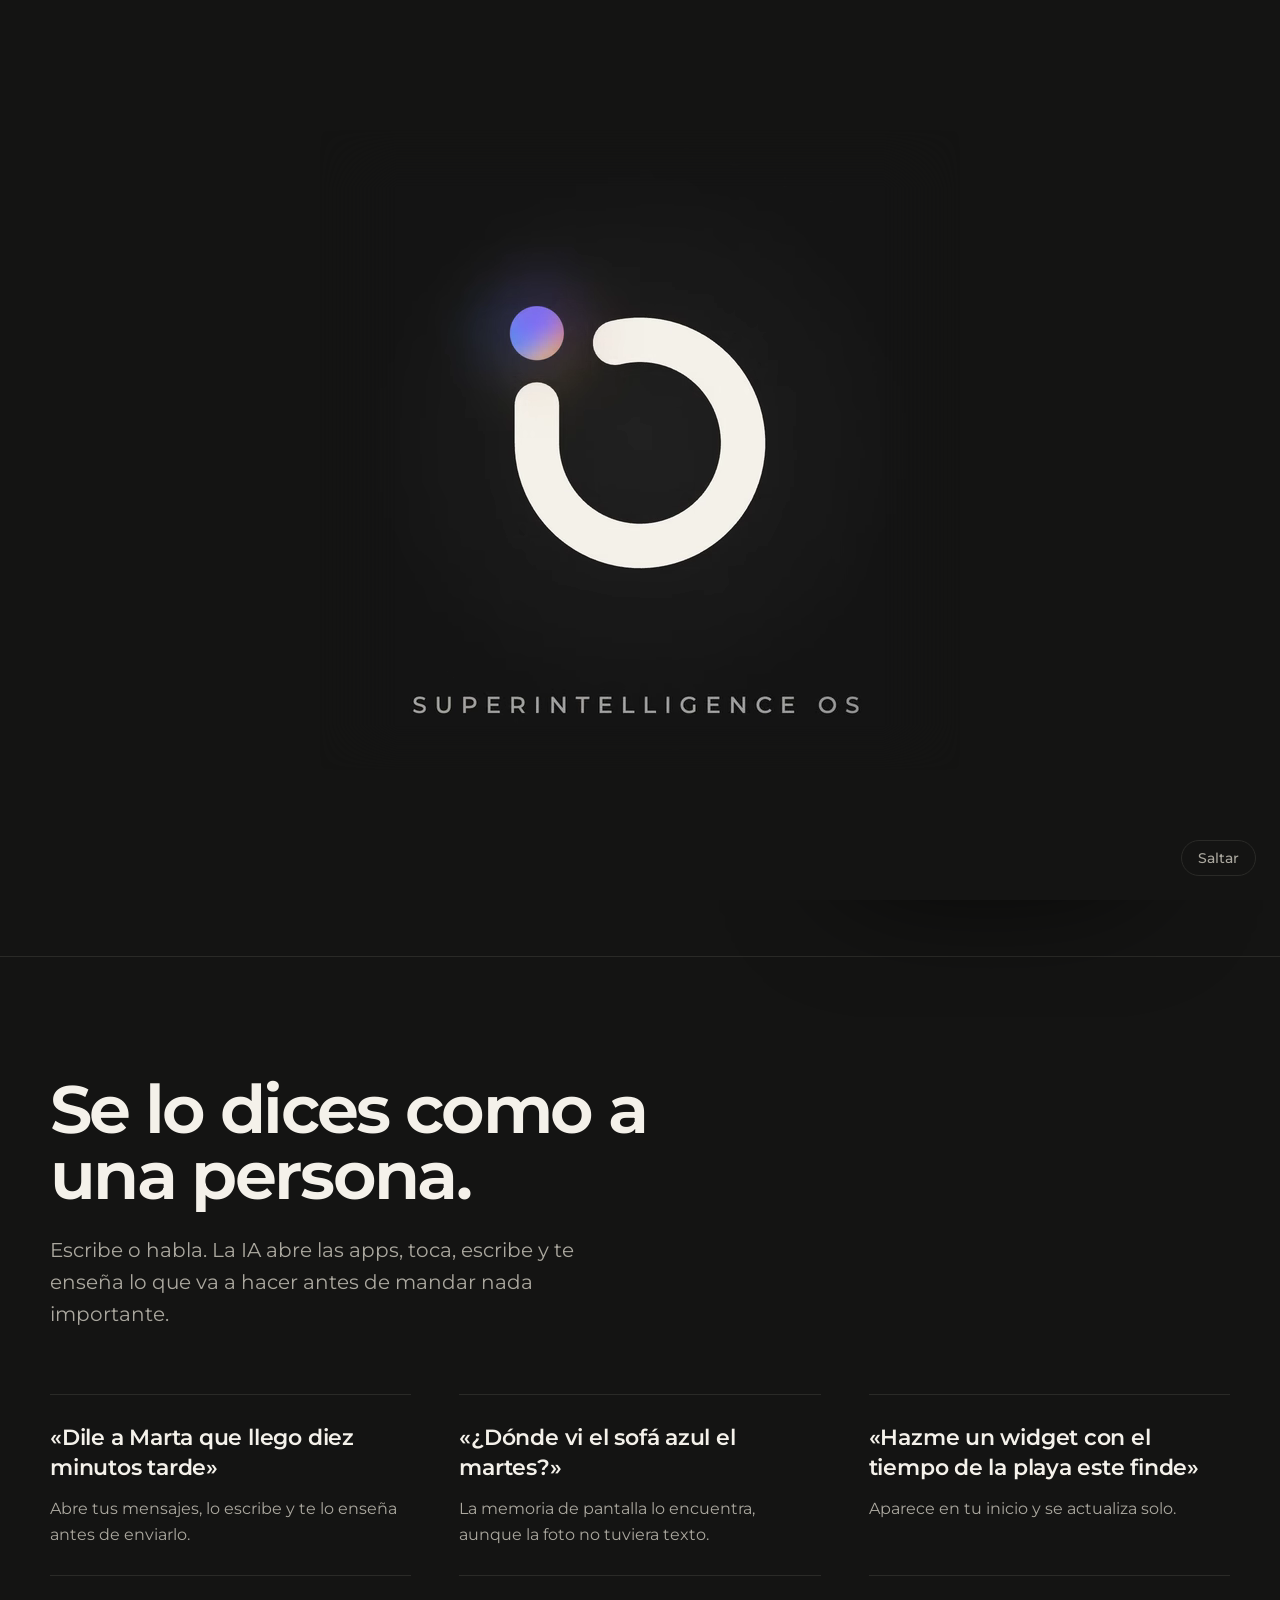
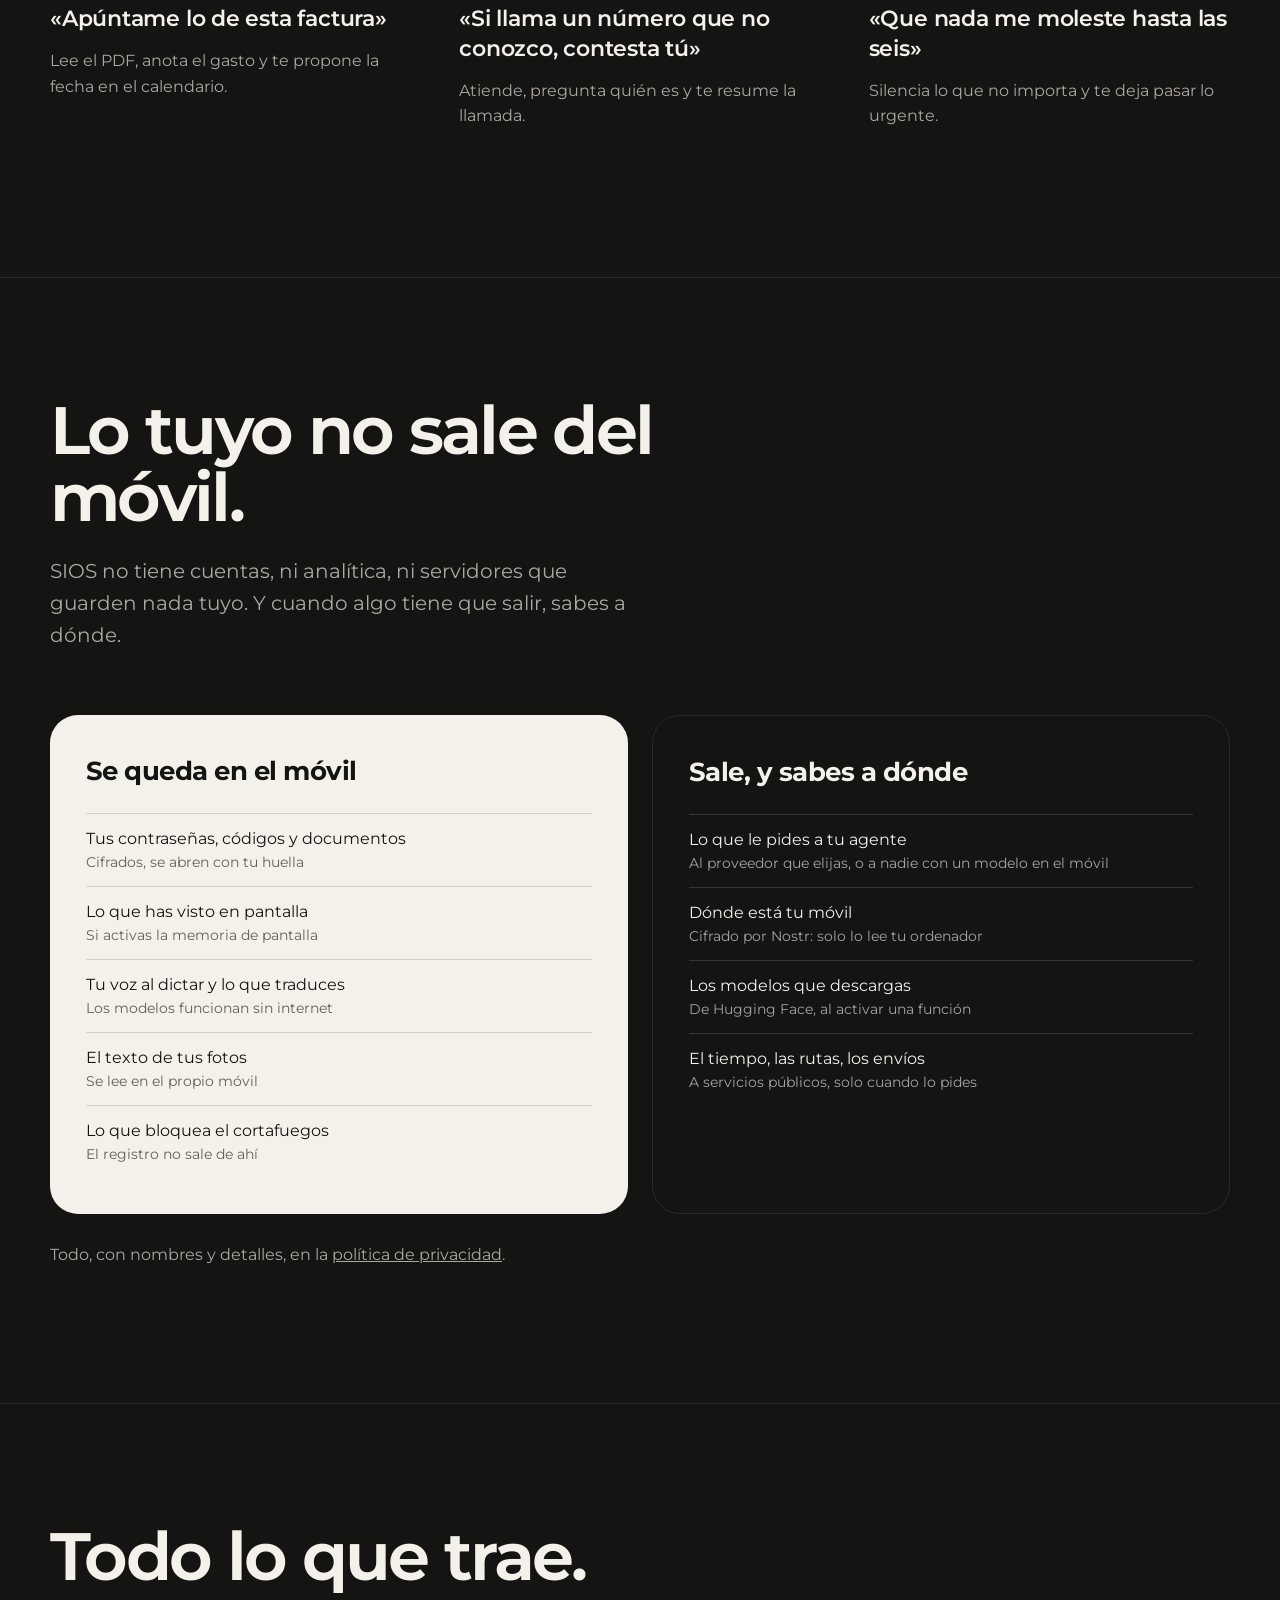
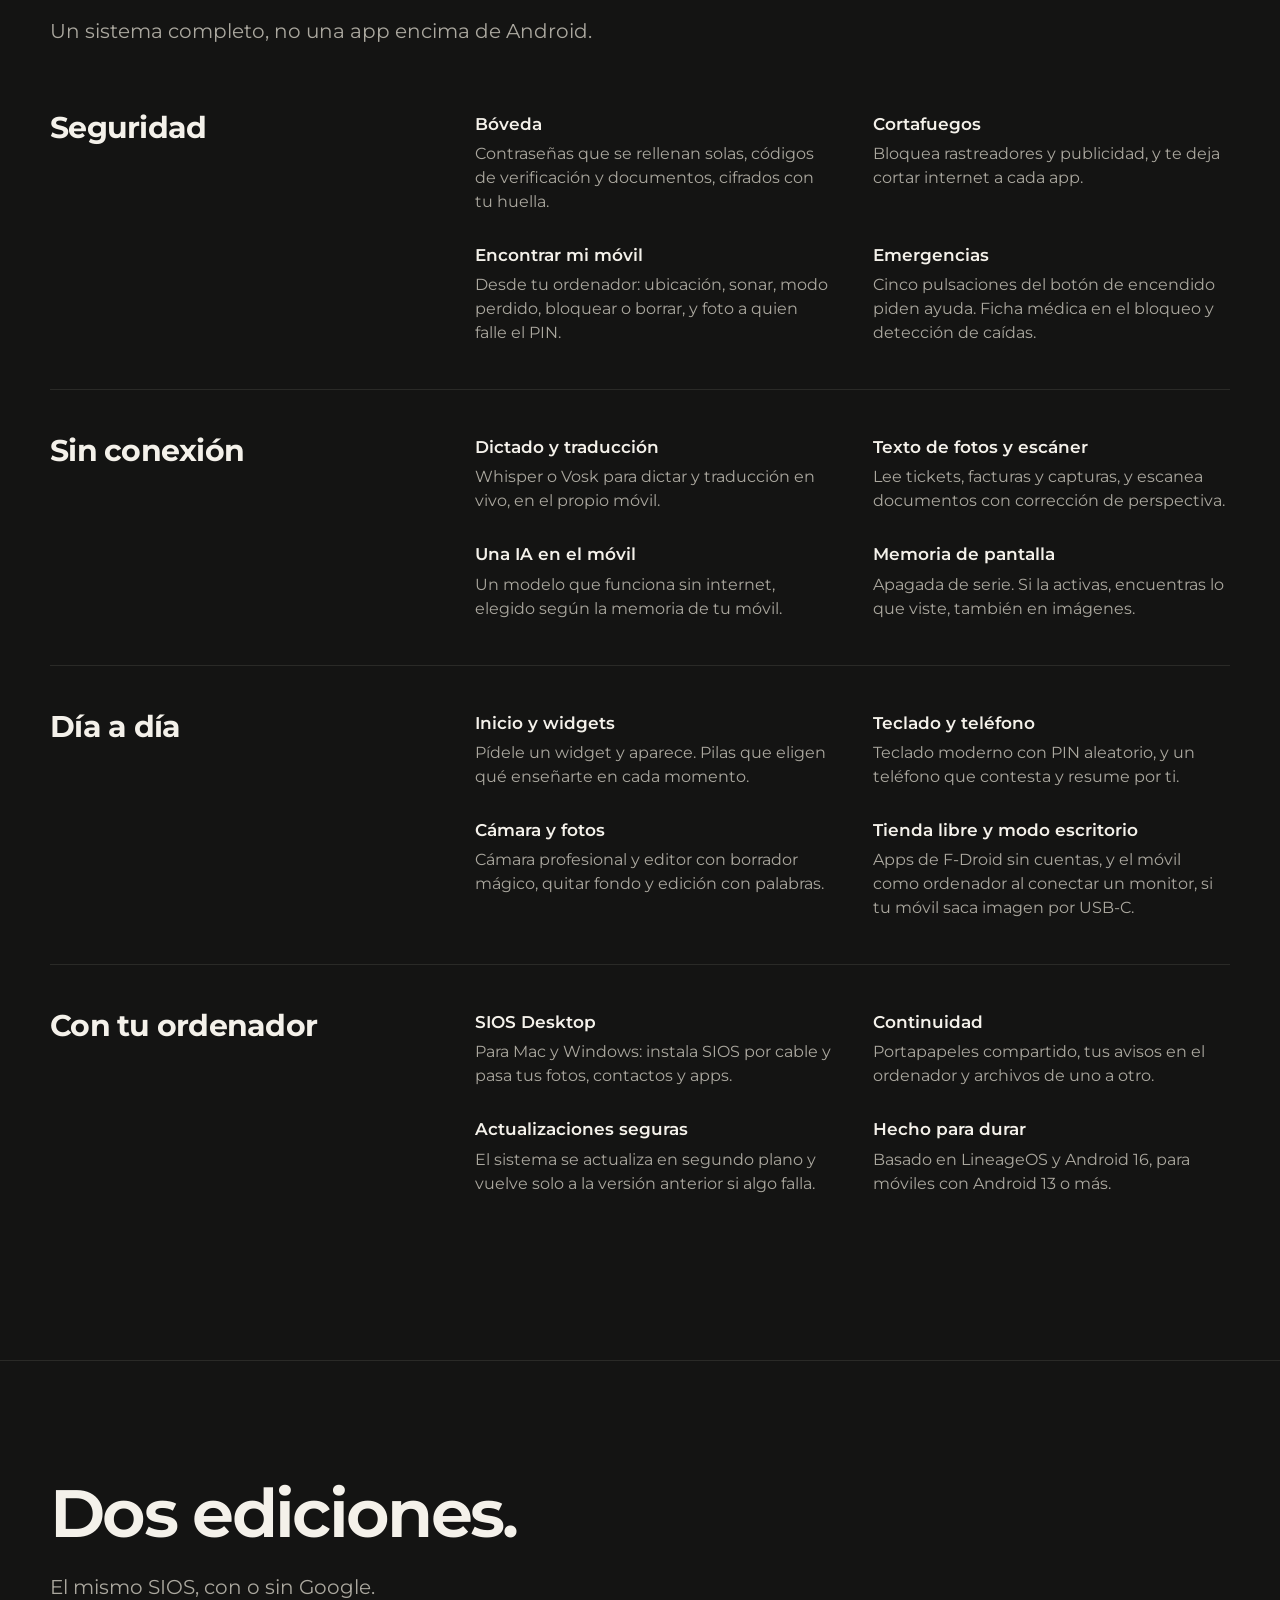
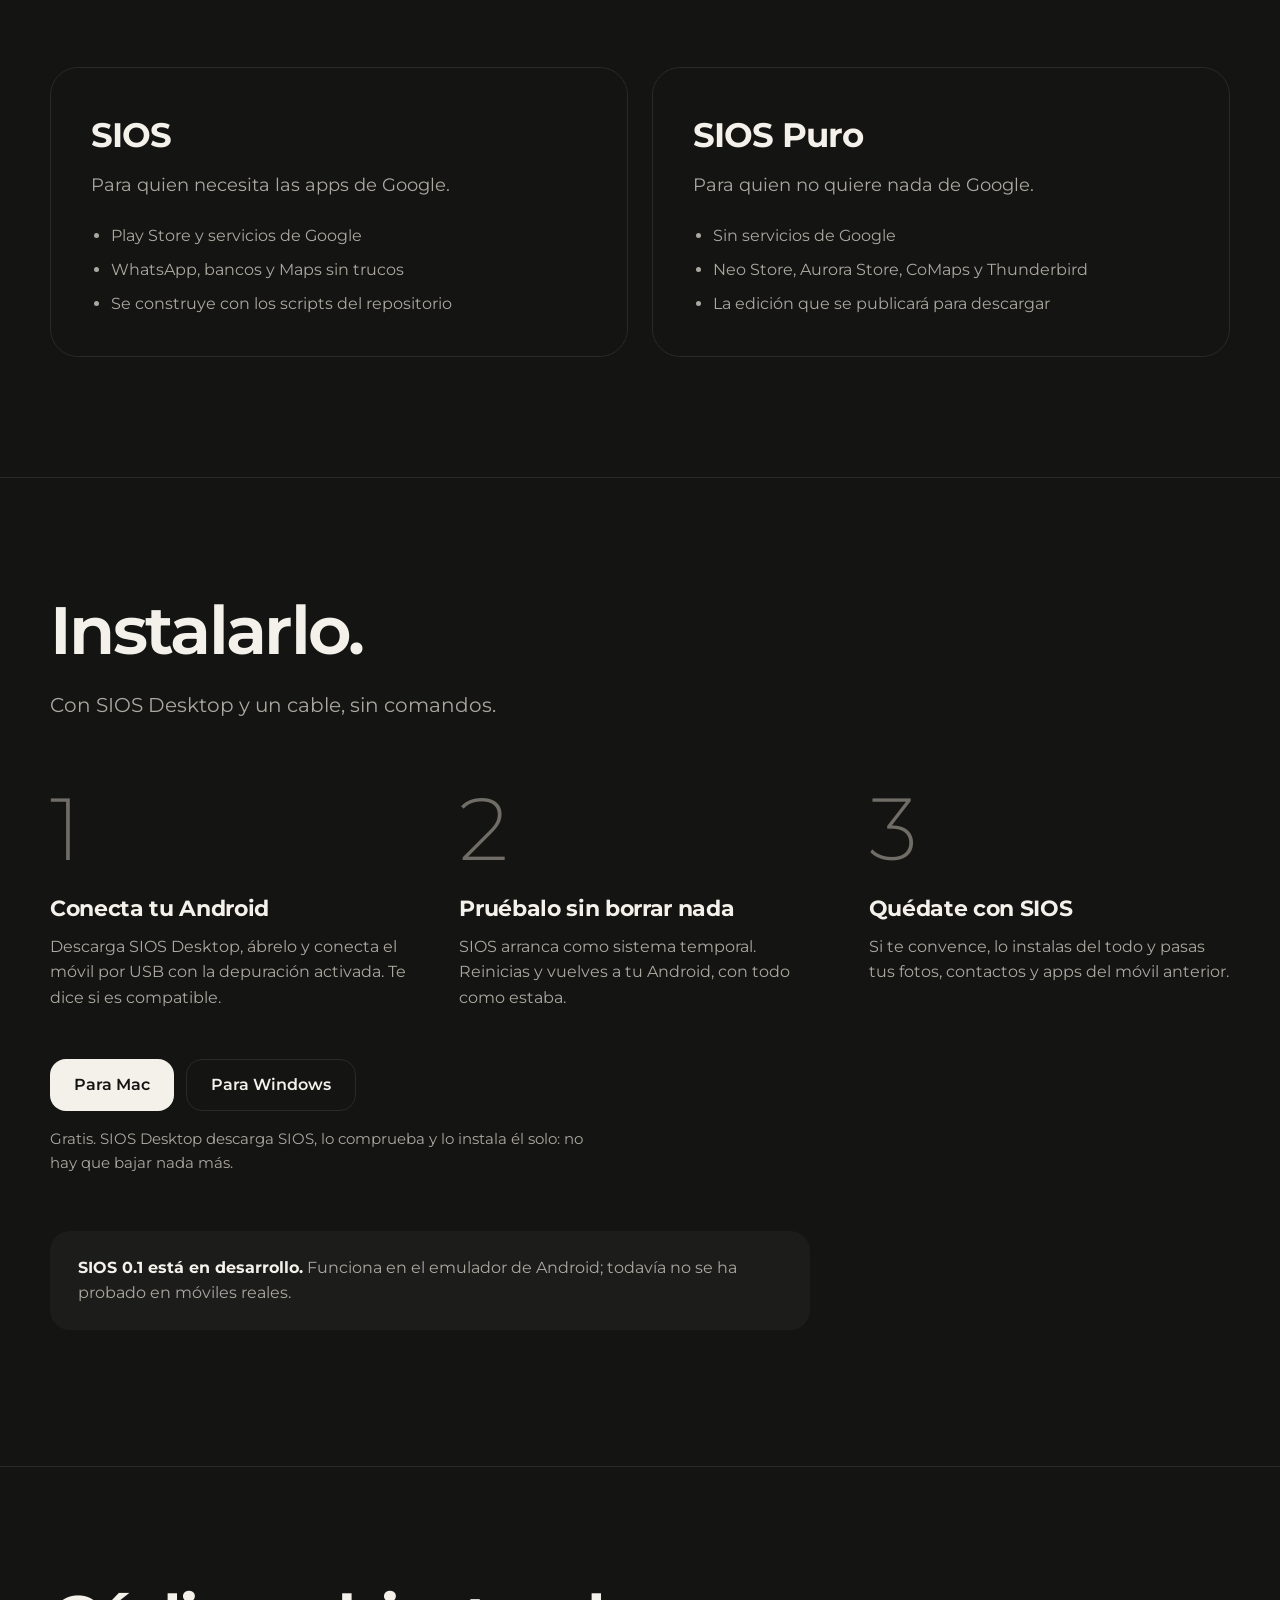
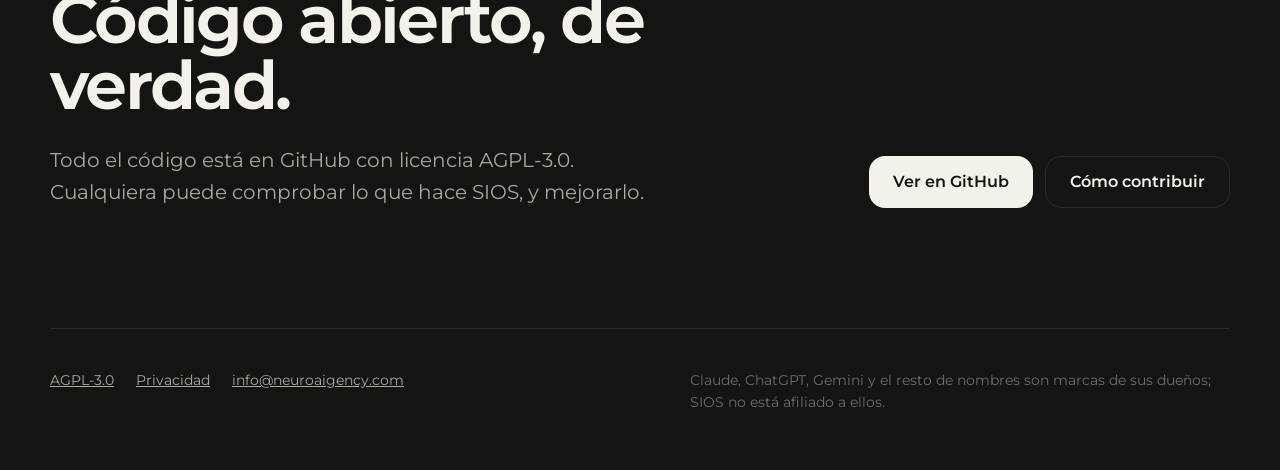
<file: index.html>
<!doctype html>
<html lang="es">
<head>
<meta charset="utf-8">
<meta name="viewport" content="width=device-width, initial-scale=1">
<title>SIOS · Un agente en tu bolsillo</title>
<meta name="description" content="SIOS (SuperIntelligenceOS): un agente en tu bolsillo. Android con la IA que tú elijas haciendo las cosas por ti. Privado y de código abierto.">
<meta name="theme-color" content="#141413">
<link rel="alternate" hreflang="es" href="index.html"><link rel="alternate" hreflang="en" href="en.html">
<link rel="stylesheet" href="web/portada.css">
</head>
<body>
<div class="arranque" id="arranque" aria-hidden="true">
  <video id="video-arranque" muted playsinline preload="auto" poster="web/arranque-final.png"><source src="web/arranque.webm" type="video/webm"><source src="web/arranque.mp4" type="video/mp4"></video>
  <button type="button" class="saltar" id="saltar">Saltar</button>
</div>
<div class="ancho">
<header class="cabecera"><a class="marca" href="index.html"><svg viewBox="8 12 80 80" aria-hidden="true"><path d="M44.984 27.861A29 29 0 1 1 23 56L23 45" fill="none" stroke="currentColor" stroke-width="12.5" stroke-linecap="round" stroke-linejoin="round"/><path d="M15.4 25.15a7.6 7.6 0 1 0 15.2 0a7.6 7.6 0 1 0-15.2 0Z" fill="currentColor"/></svg><span>SIOS</span></a>
<nav><a class="opcional" href="#funciones">Qué trae</a><a class="opcional" href="#privacidad">Privacidad</a><a href="#instalar">Instalar</a><a href="en.html" hreflang="en">English</a></nav></header>
<div class="portada">
  <div class="texto-portada">
    <h1 class="titular"><span>Un agente</span><span>en tu bolsillo.</span></h1>
    <p class="entrada">SIOS es Android con un agente dentro: le pides algo y lo hace él. Abre tus apps, toca, escribe y termina el encargo. Con la IA que tú elijas, y sin que lo tuyo salga del móvil.</p>
    <p class="elige" id="elige">Elige la IA de tu agente</p>
    <div class="ias" role="group" aria-labelledby="elige"><button type="button" data-ia="claude" data-c="#D97757" data-c2="#C6613F" data-nombre="Claude" aria-pressed="false" style="--c:#D97757"><i></i>Claude</button><button type="button" data-ia="chatgpt" data-c="#10A37F" data-c2="#0D8A6B" data-nombre="ChatGPT" aria-pressed="false" style="--c:#10A37F"><i></i>ChatGPT</button><button type="button" data-ia="gemini" data-c="#4C8DF6" data-c2="#2F6FDB" data-nombre="Gemini" aria-pressed="false" style="--c:#4C8DF6"><i></i>Gemini</button><button type="button" data-ia="kimi" data-c="#3B82F6" data-c2="#2563EB" data-nombre="Kimi" aria-pressed="false" style="--c:#3B82F6"><i></i>Kimi</button><button type="button" data-ia="mistral" data-c="#FA520F" data-c2="#D9440A" data-nombre="Mistral" aria-pressed="false" style="--c:#FA520F"><i></i>Mistral</button><button type="button" data-ia="grok" data-c="#A3A3A3" data-c2="#525252" data-nombre="Grok" aria-pressed="false" style="--c:#A3A3A3"><i></i>Grok</button><button type="button" data-ia="local" data-c="#7B6CF6" data-c2="#5B4BE0" data-nombre="En el móvil" aria-pressed="false" style="--c:#7B6CF6"><i></i>En el móvil</button></div>
    <div class="acciones"><a class="boton lleno" id="descargar" href="https://github.com/superintelligence-os/superintelligence-os/releases/latest/download/SIOS-Desktop-Mac.zip" data-win="https://github.com/superintelligence-os/superintelligence-os/releases/latest/download/SIOS-Desktop-Windows.exe">Descargar SIOS Desktop</a><a class="boton borde" href="#instalar">Cómo se instala</a></div>
  </div>
  <div class="escena" aria-hidden="true">
    <div class="halo"></div>
    <div class="movil"><div class="pantalla">
      <div class="isla"></div>
      <div class="estado"><span>9:41</span><span>5G</span></div>
      <div class="hora">9:41</div><div class="fecha">Viernes, 14 de noviembre</div>
      <svg class="anillo" id="anillo" viewBox="8 12 80 80"><path class="trazo" d="M44.984 27.861A29 29 0 1 1 23 56L23 45"/><circle class="punto" cx="23" cy="25.15" r="7.6"/></svg>
      <div class="charla" id="charla"><div class="burbuja">Reserva mesa para dos el viernes en un italiano cerca</div><div class="paso"><span class="marca-paso"></span><span>Buscando italianos cerca</span></div><div class="paso"><span class="marca-paso"></span><span><b>La Piazzetta</b>, a 600 m</span></div><div class="paso"><span class="marca-paso"></span><span>Abriendo la app de reservas</span></div><div class="paso"><span class="marca-paso"></span><span><b>Viernes, 21:00</b>, 2 personas</span></div><div class="paso"><span class="marca-paso"></span><span>Reservado y apuntado en tu calendario</span></div></div>
      <div class="barra"><span id="pregunta" data-plantilla="Pregúntale a {}">Pregúntale a SIOS</span><span class="bola"></span></div>
    </div></div>
  </div>
</div>
</div>
<section><div class="ancho">
  <h2 class="seccion-titulo revela">Se lo dices como a una persona.</h2><p class="seccion-entrada revela">Escribe o habla. La IA abre las apps, toca, escribe y te enseña lo que va a hacer antes de mandar nada importante.</p>
  <div class="ejemplos"><div class="ejemplo revela"><q>Dile a Marta que llego diez minutos tarde</q><p>Abre tus mensajes, lo escribe y te lo enseña antes de enviarlo.</p></div><div class="ejemplo revela"><q>¿Dónde vi el sofá azul el martes?</q><p>La memoria de pantalla lo encuentra, aunque la foto no tuviera texto.</p></div><div class="ejemplo revela"><q>Hazme un widget con el tiempo de la playa este finde</q><p>Aparece en tu inicio y se actualiza solo.</p></div><div class="ejemplo revela"><q>Apúntame lo de esta factura</q><p>Lee el PDF, anota el gasto y te propone la fecha en el calendario.</p></div><div class="ejemplo revela"><q>Si llama un número que no conozco, contesta tú</q><p>Atiende, pregunta quién es y te resume la llamada.</p></div><div class="ejemplo revela"><q>Que nada me moleste hasta las seis</q><p>Silencia lo que no importa y te deja pasar lo urgente.</p></div></div>
</div></section>
<section id="privacidad"><div class="ancho">
  <h2 class="seccion-titulo revela">Lo tuyo no sale del móvil.</h2><p class="seccion-entrada revela">SIOS no tiene cuentas, ni analítica, ni servidores que guarden nada tuyo. Y cuando algo tiene que salir, sabes a dónde.</p>
  <div class="privacidad"><div class="caja queda revela"><h3>Se queda en el móvil</h3><ul><li>Tus contraseñas, códigos y documentos<span>Cifrados, se abren con tu huella</span></li><li>Lo que has visto en pantalla<span>Si activas la memoria de pantalla</span></li><li>Tu voz al dictar y lo que traduces<span>Los modelos funcionan sin internet</span></li><li>El texto de tus fotos<span>Se lee en el propio móvil</span></li><li>Lo que bloquea el cortafuegos<span>El registro no sale de ahí</span></li></ul></div><div class="caja sale revela"><h3>Sale, y sabes a dónde</h3><ul><li>Lo que le pides a tu agente<span>Al proveedor que elijas, o a nadie con un modelo en el móvil</span></li><li>Dónde está tu móvil<span>Cifrado por Nostr: solo lo lee tu ordenador</span></li><li>Los modelos que descargas<span>De Hugging Face, al activar una función</span></li><li>El tiempo, las rutas, los envíos<span>A servicios públicos, solo cuando lo pides</span></li></ul></div></div>
  <p class="nota revela">Todo, con nombres y detalles, en la <a href="privacidad.html">política de privacidad</a>.</p>
</div></section>
<section id="funciones"><div class="ancho">
  <h2 class="seccion-titulo revela">Todo lo que trae.</h2><p class="seccion-entrada revela">Un sistema completo, no una app encima de Android.</p>
  <div class="grupo revela"><h3>Seguridad</h3><dl><div><dt>Bóveda</dt><dd>Contraseñas que se rellenan solas, códigos de verificación y documentos, cifrados con tu huella.</dd></div><div><dt>Cortafuegos</dt><dd>Bloquea rastreadores y publicidad, y te deja cortar internet a cada app.</dd></div><div><dt>Encontrar mi móvil</dt><dd>Desde tu ordenador: ubicación, sonar, modo perdido, bloquear o borrar, y foto a quien falle el PIN.</dd></div><div><dt>Emergencias</dt><dd>Cinco pulsaciones del botón de encendido piden ayuda. Ficha médica en el bloqueo y detección de caídas.</dd></div></dl></div><div class="grupo revela"><h3>Sin conexión</h3><dl><div><dt>Dictado y traducción</dt><dd>Whisper o Vosk para dictar y traducción en vivo, en el propio móvil.</dd></div><div><dt>Texto de fotos y escáner</dt><dd>Lee tickets, facturas y capturas, y escanea documentos con corrección de perspectiva.</dd></div><div><dt>Una IA en el móvil</dt><dd>Un modelo que funciona sin internet, elegido según la memoria de tu móvil.</dd></div><div><dt>Memoria de pantalla</dt><dd>Apagada de serie. Si la activas, encuentras lo que viste, también en imágenes.</dd></div></dl></div><div class="grupo revela"><h3>Día a día</h3><dl><div><dt>Inicio y widgets</dt><dd>Pídele un widget y aparece. Pilas que eligen qué enseñarte en cada momento.</dd></div><div><dt>Teclado y teléfono</dt><dd>Teclado moderno con PIN aleatorio, y un teléfono que contesta y resume por ti.</dd></div><div><dt>Cámara y fotos</dt><dd>Cámara profesional y editor con borrador mágico, quitar fondo y edición con palabras.</dd></div><div><dt>Tienda libre y modo escritorio</dt><dd>Apps de F-Droid sin cuentas, y el móvil como ordenador al conectar un monitor, si tu móvil saca imagen por USB‑C.</dd></div></dl></div><div class="grupo revela"><h3>Con tu ordenador</h3><dl><div><dt>SIOS Desktop</dt><dd>Para Mac y Windows: instala SIOS por cable y pasa tus fotos, contactos y apps.</dd></div><div><dt>Continuidad</dt><dd>Portapapeles compartido, tus avisos en el ordenador y archivos de uno a otro.</dd></div><div><dt>Actualizaciones seguras</dt><dd>El sistema se actualiza en segundo plano y vuelve solo a la versión anterior si algo falla.</dd></div><div><dt>Hecho para durar</dt><dd>Basado en LineageOS y Android 16, para móviles con Android 13 o más.</dd></div></dl></div>
</div></section>
<section><div class="ancho">
  <h2 class="seccion-titulo revela">Dos ediciones.</h2><p class="seccion-entrada revela">El mismo SIOS, con o sin Google.</p>
  <div class="ediciones"><div class="edicion revela"><h3>SIOS</h3><p class="para">Para quien necesita las apps de Google.</p><ul><li>Play Store y servicios de Google</li><li>WhatsApp, bancos y Maps sin trucos</li><li>Se construye con los scripts del repositorio</li></ul></div><div class="edicion revela"><h3>SIOS Puro</h3><p class="para">Para quien no quiere nada de Google.</p><ul><li>Sin servicios de Google</li><li>Neo Store, Aurora Store, CoMaps y Thunderbird</li><li>La edición que se publicará para descargar</li></ul></div></div>
</div></section>
<section id="instalar"><div class="ancho">
  <h2 class="seccion-titulo revela">Instalarlo.</h2><p class="seccion-entrada revela">Con SIOS Desktop y un cable, sin comandos.</p>
  <ol class="pasos"><li class="revela"><h3>Conecta tu Android</h3><p>Descarga SIOS Desktop, ábrelo y conecta el móvil por USB con la depuración activada. Te dice si es compatible.</p></li><li class="revela"><h3>Pruébalo sin borrar nada</h3><p>SIOS arranca como sistema temporal. Reinicias y vuelves a tu Android, con todo como estaba.</p></li><li class="revela"><h3>Quédate con SIOS</h3><p>Si te convence, lo instalas del todo y pasas tus fotos, contactos y apps del móvil anterior.</p></li></ol>
  <div class="descargas revela"><div class="acciones"><a class="boton lleno" href="https://github.com/superintelligence-os/superintelligence-os/releases/latest/download/SIOS-Desktop-Mac.zip">Para Mac</a><a class="boton borde" href="https://github.com/superintelligence-os/superintelligence-os/releases/latest/download/SIOS-Desktop-Windows.exe">Para Windows</a></div><p>Gratis. SIOS Desktop descarga SIOS, lo comprueba y lo instala él solo: no hay que bajar nada más.</p></div>
  <p class="estado-version revela"><b>SIOS 0.1 está en desarrollo.</b> Funciona en el emulador de Android; todavía no se ha probado en móviles reales.</p>
</div></section>
<section><div class="ancho abierto">
  <div><h2 class="seccion-titulo revela">Código abierto, de verdad.</h2><p class="seccion-entrada revela">Todo el código está en GitHub con licencia AGPL-3.0. Cualquiera puede comprobar lo que hace SIOS, y mejorarlo.</p></div>
  <div class="acciones revela"><a class="boton lleno" href="https://github.com/superintelligence-os/superintelligence-os">Ver en GitHub</a><a class="boton borde" href="https://github.com/superintelligence-os/superintelligence-os/blob/main/CONTRIBUTING.md">Cómo contribuir</a></div>
</div></section>
<div class="ancho"><footer class="pie"><nav class="enlaces-pie"><a href="https://github.com/superintelligence-os/superintelligence-os/blob/main/LICENSE">AGPL-3.0</a><a href="privacidad.html">Privacidad</a><a href="mailto:info@neuroaigency.com">info@neuroaigency.com</a></nav><p>Claude, ChatGPT, Gemini y el resto de nombres son marcas de sus dueños; SIOS no está afiliado a ellos.</p></footer></div>
<script src="web/portada.js"></script>
</body>
</html>
</file>
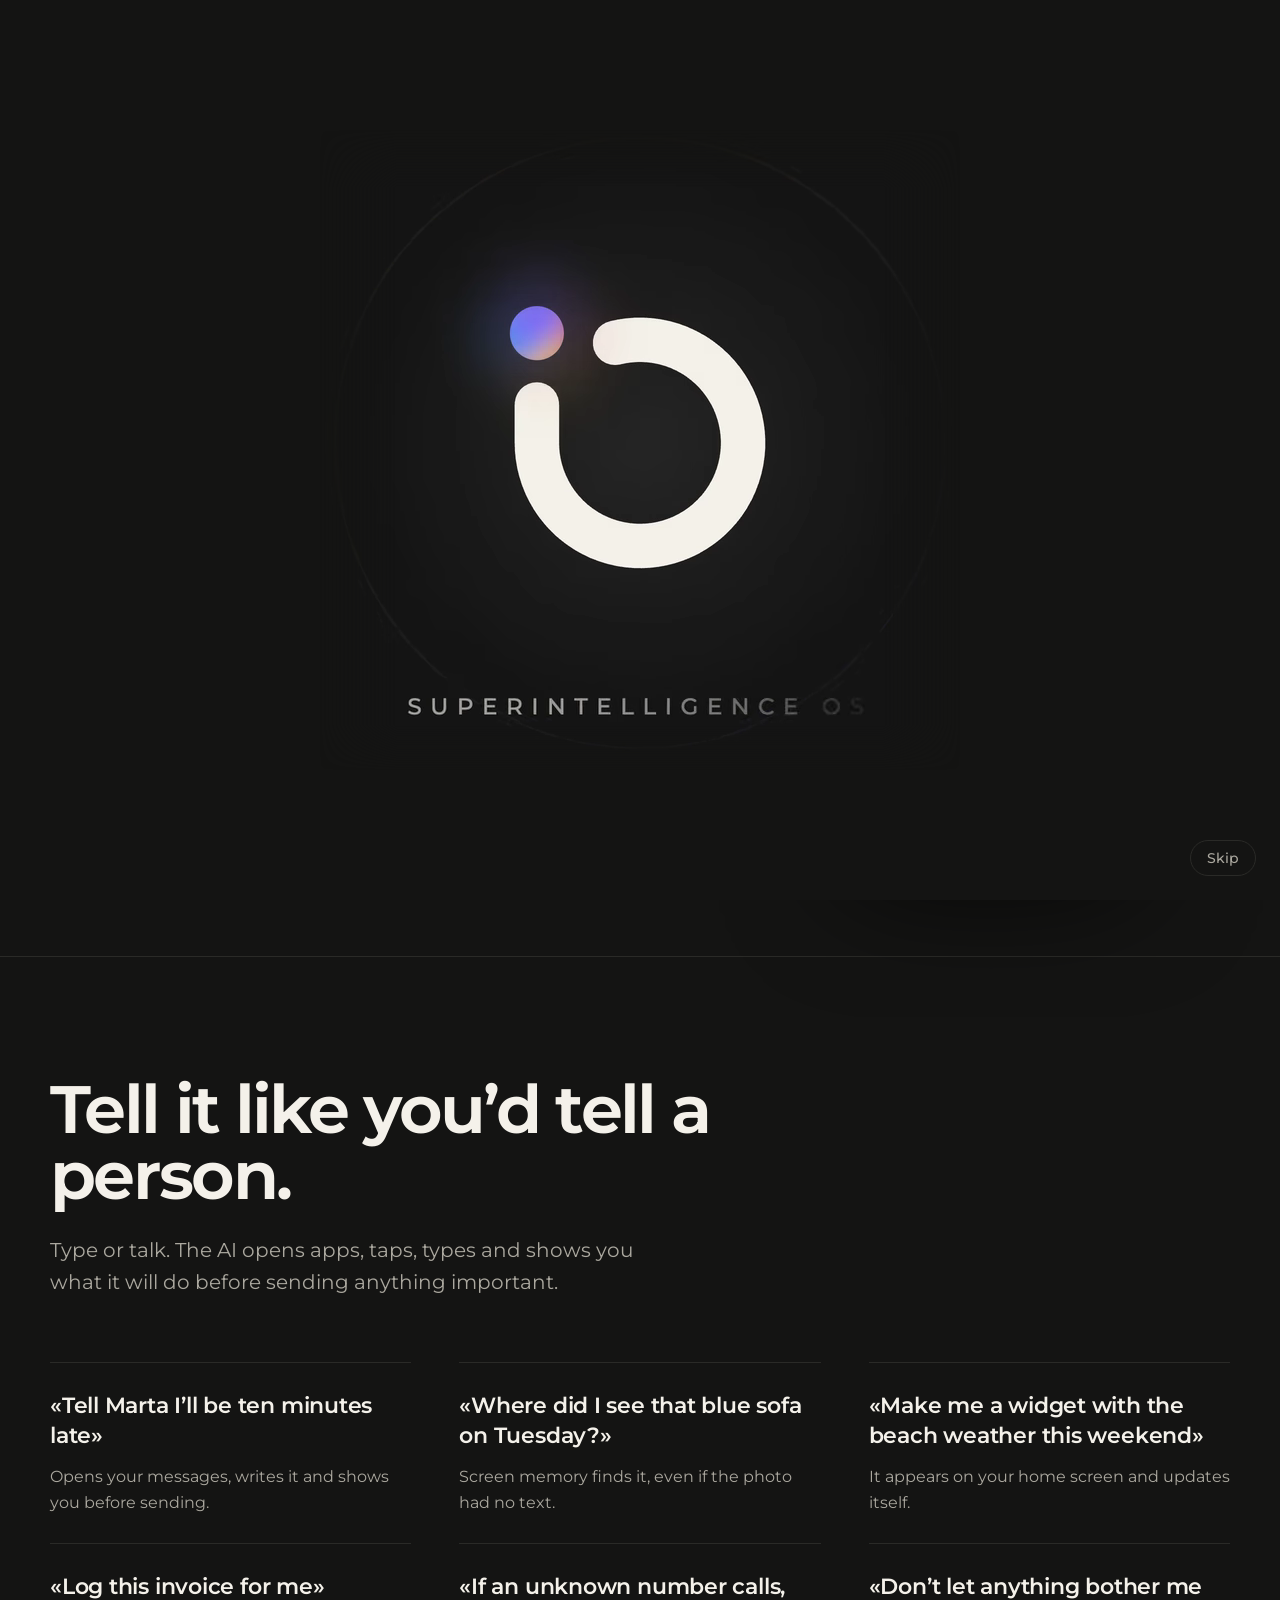
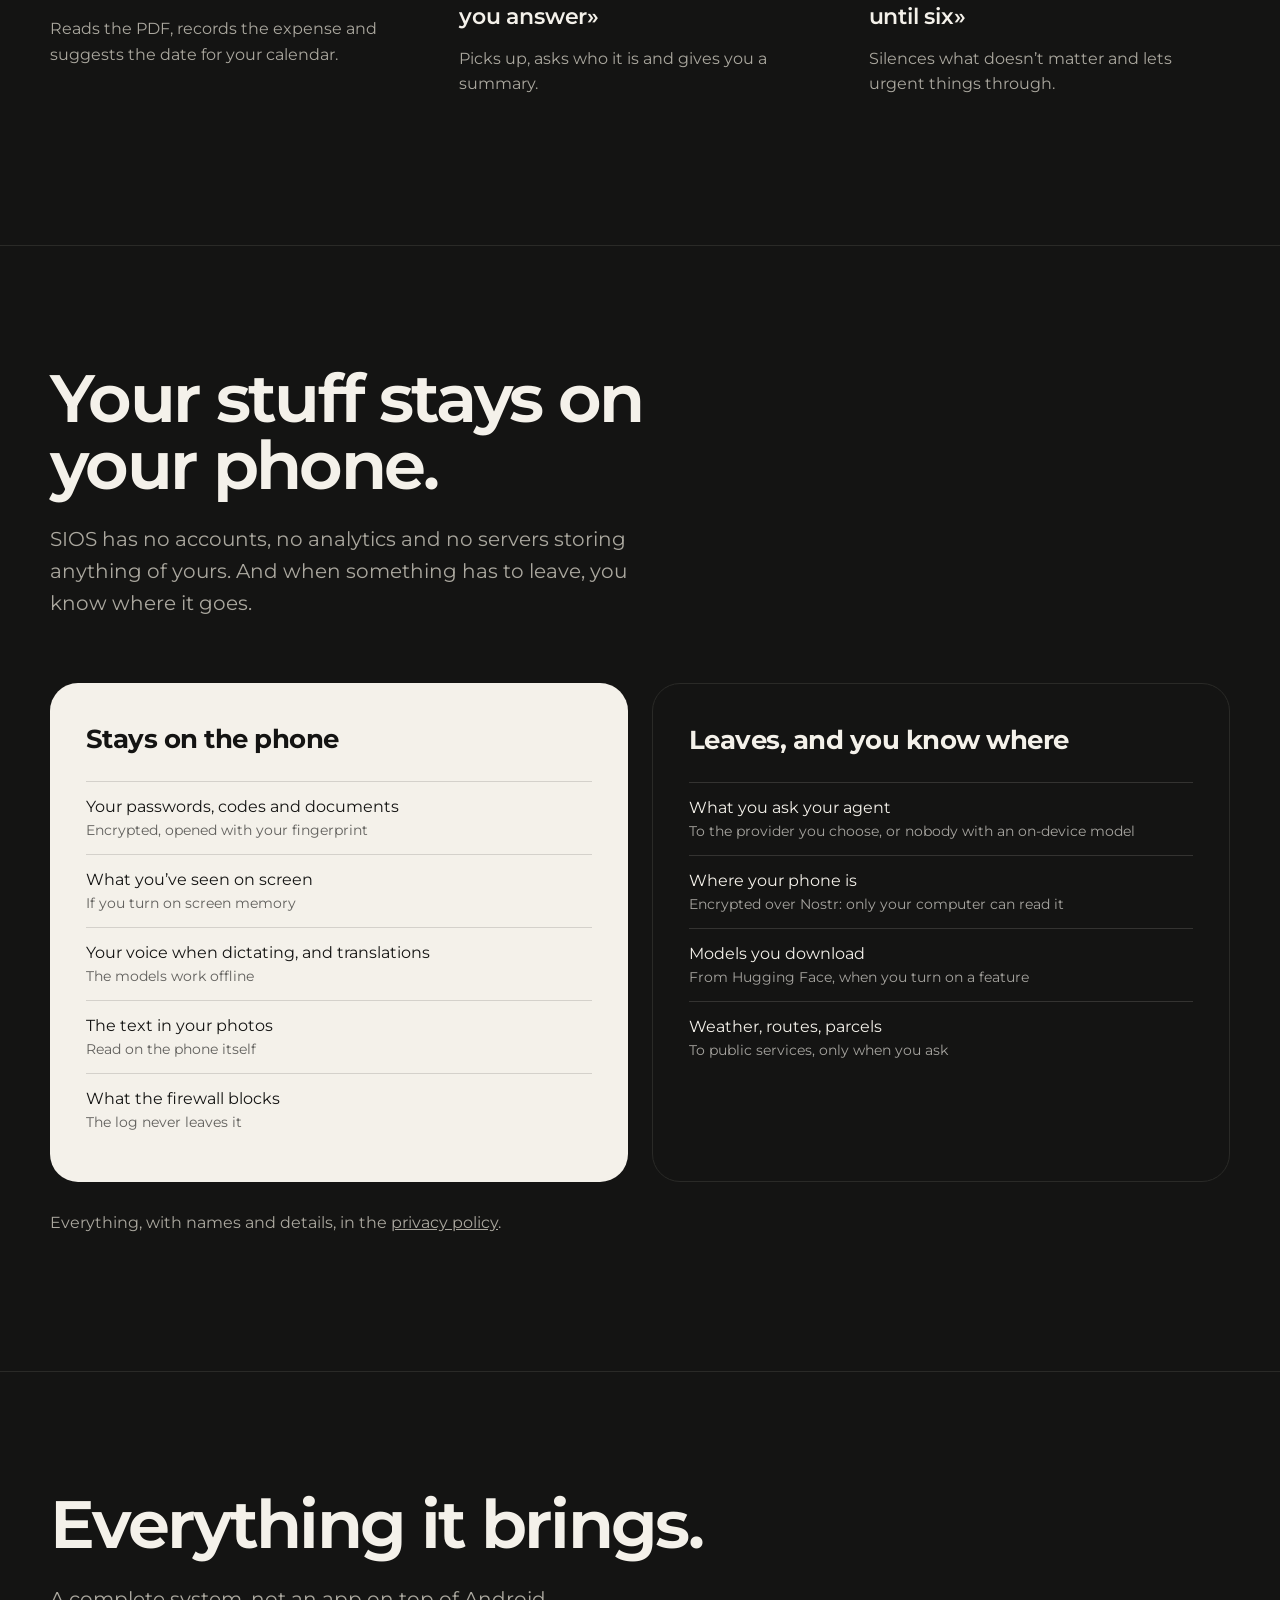
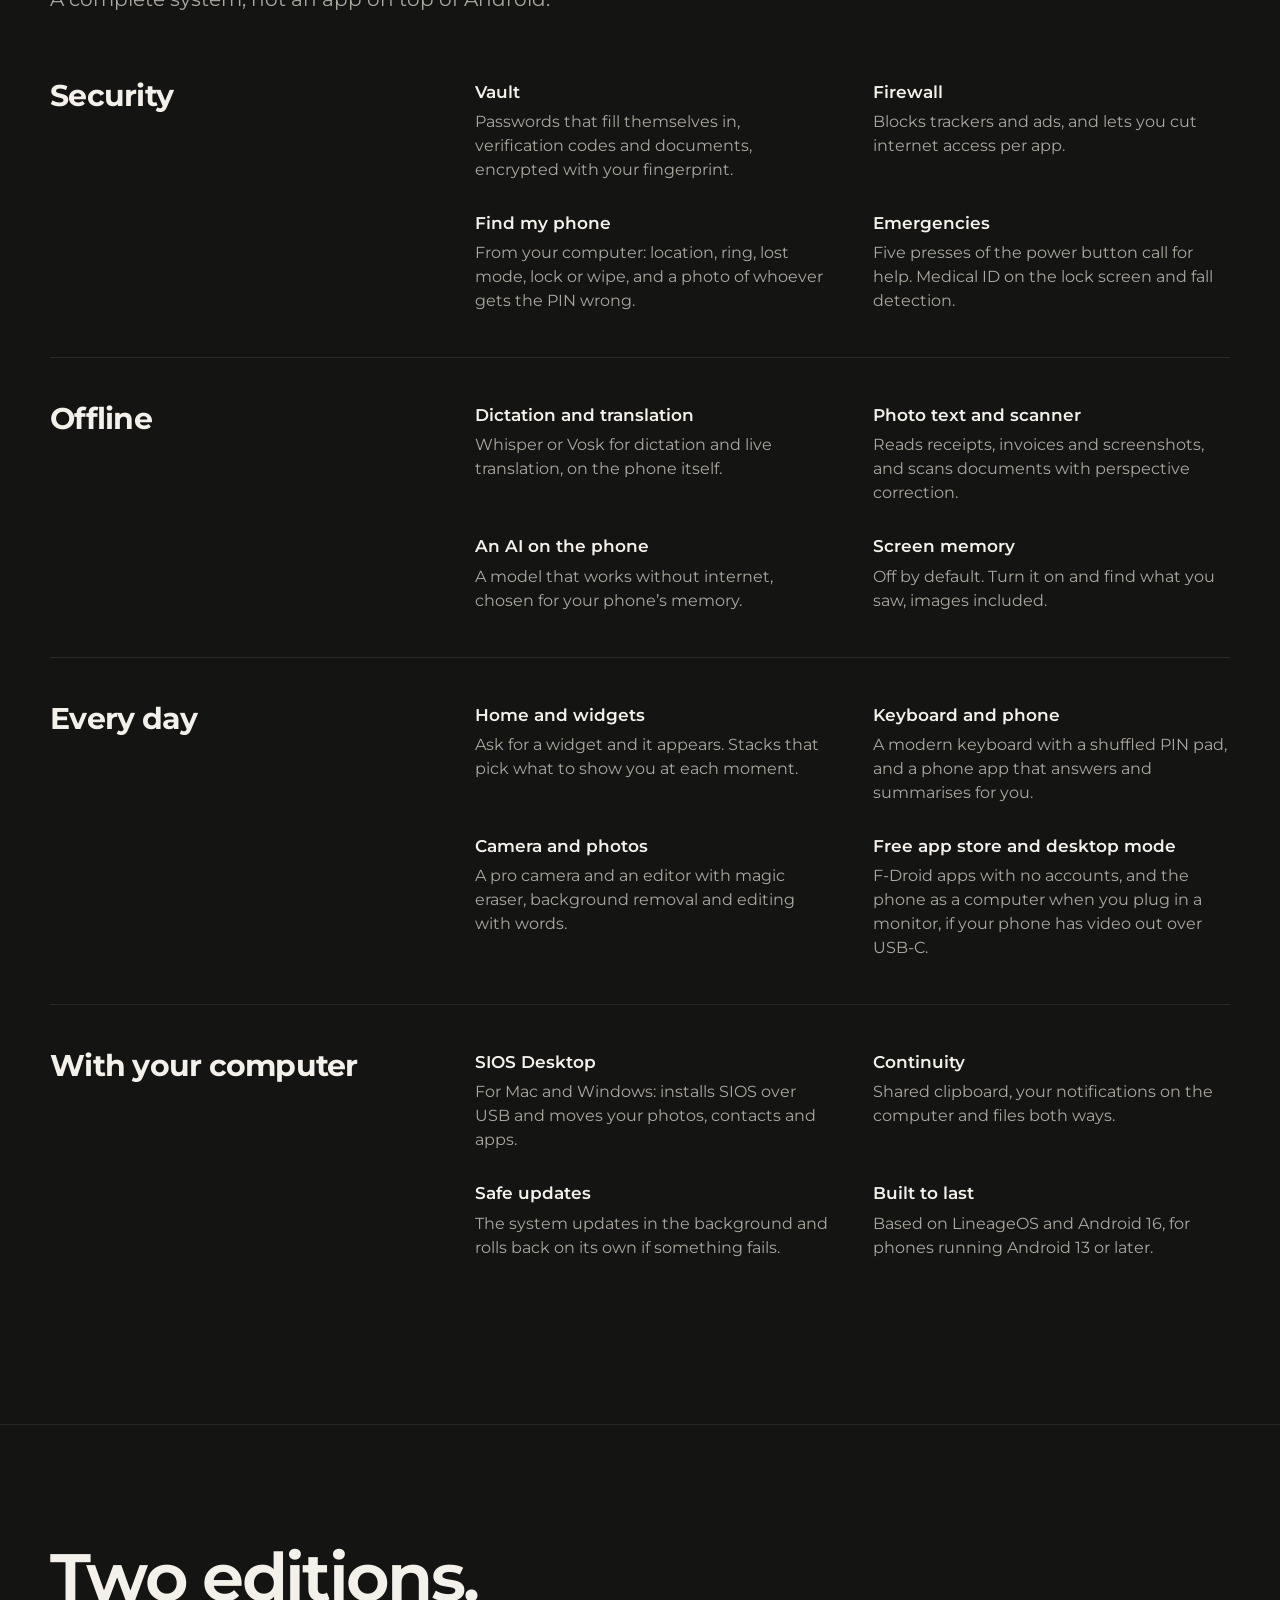
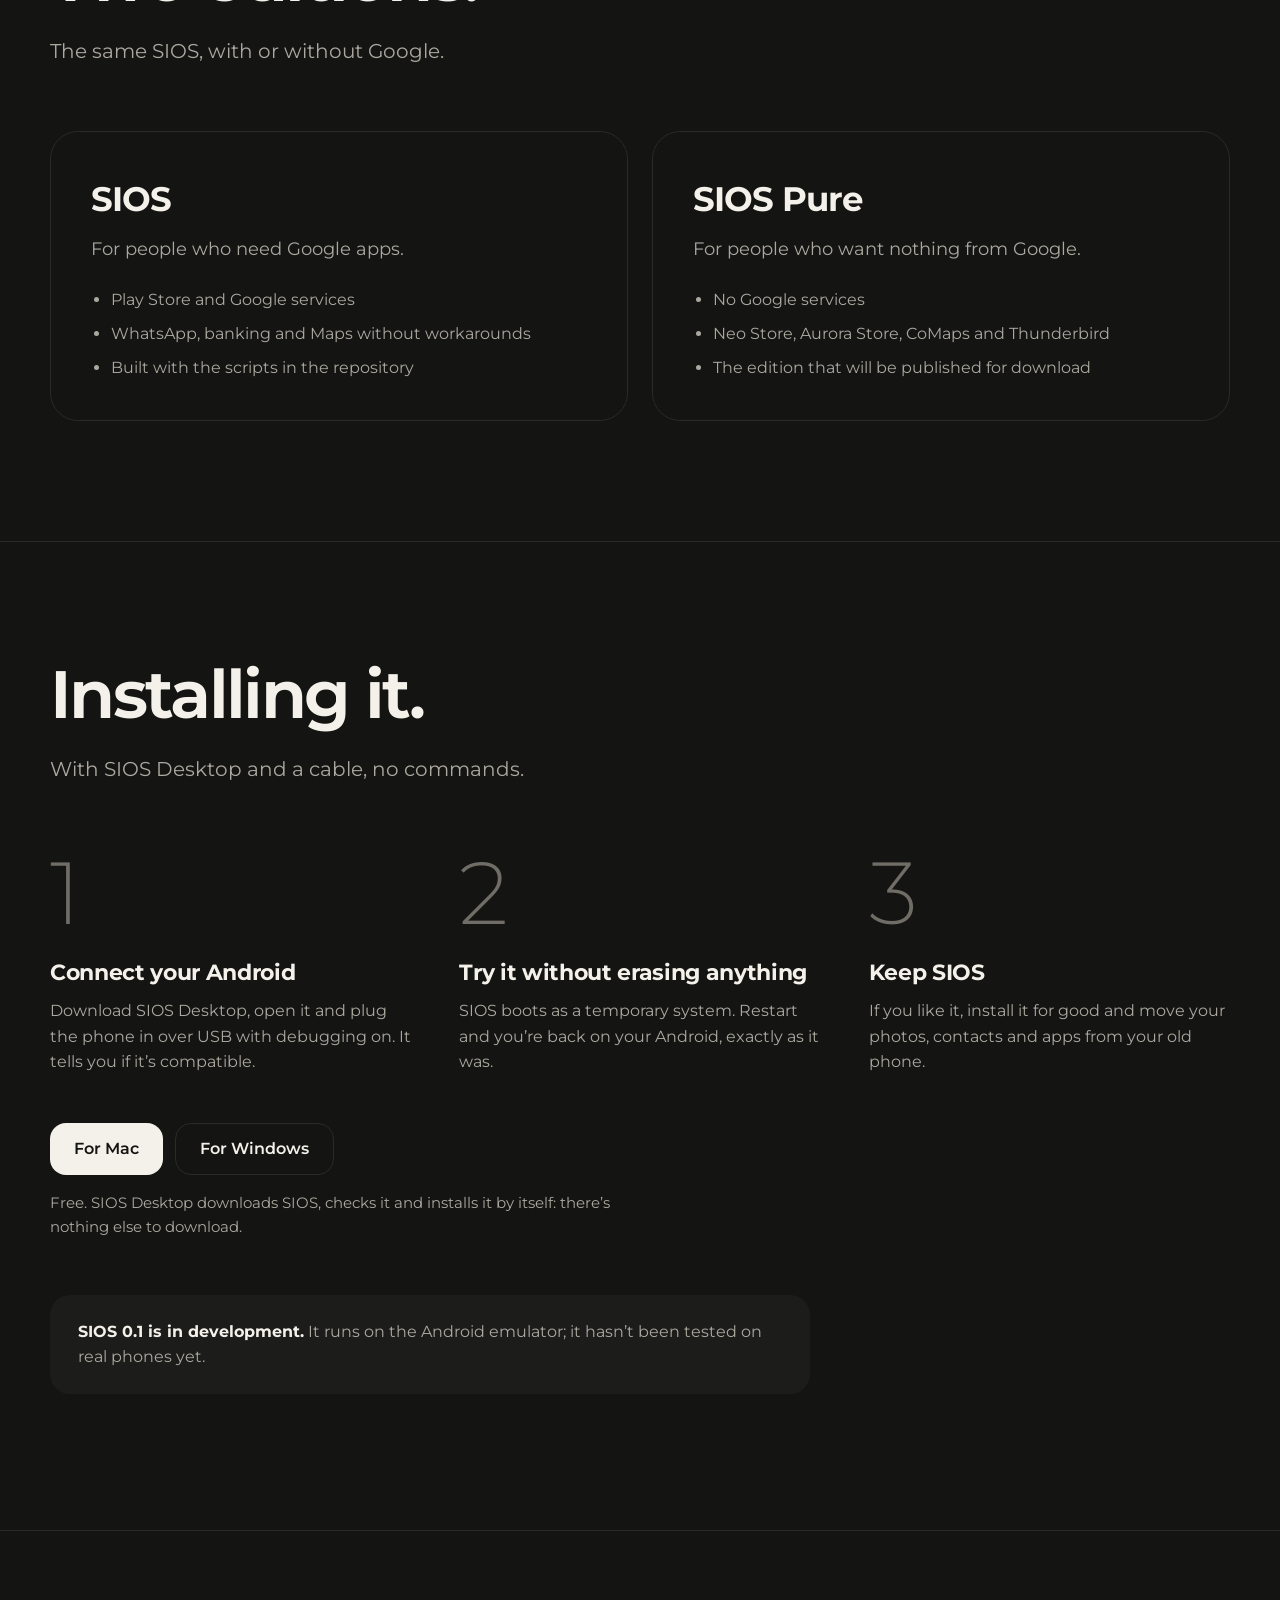
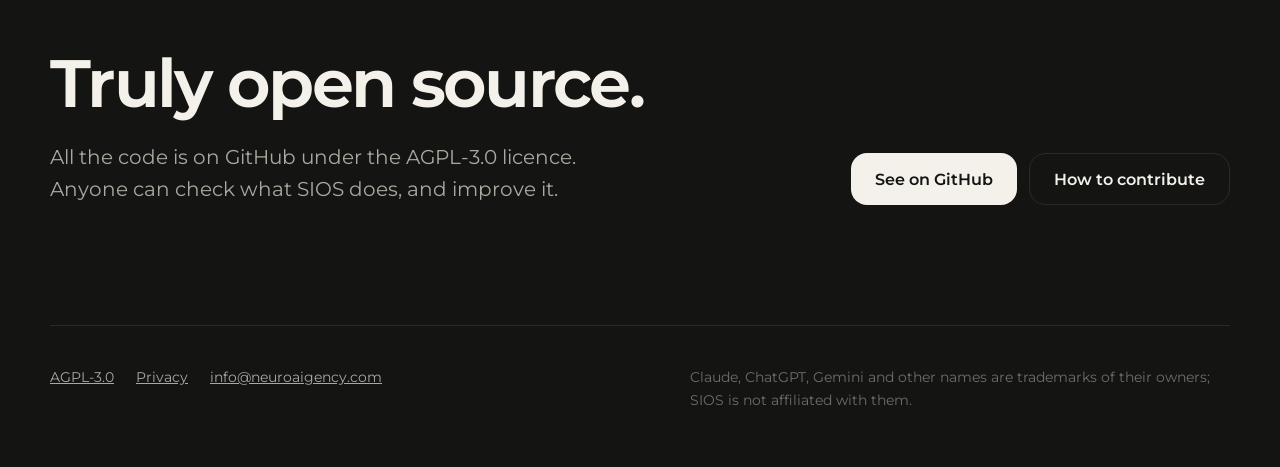
<file: en.html>
<!doctype html>
<html lang="en">
<head>
<meta charset="utf-8">
<meta name="viewport" content="width=device-width, initial-scale=1">
<title>SIOS · An agent in your pocket</title>
<meta name="description" content="SIOS (SuperIntelligenceOS): an agent in your pocket. Android with the AI you choose doing things for you. Private and open source.">
<meta name="theme-color" content="#141413">
<link rel="alternate" hreflang="es" href="index.html"><link rel="alternate" hreflang="en" href="en.html">
<link rel="stylesheet" href="web/portada.css">
</head>
<body>
<div class="arranque" id="arranque" aria-hidden="true">
  <video id="video-arranque" muted playsinline preload="auto" poster="web/arranque-final.png"><source src="web/arranque.webm" type="video/webm"><source src="web/arranque.mp4" type="video/mp4"></video>
  <button type="button" class="saltar" id="saltar">Skip</button>
</div>
<div class="ancho">
<header class="cabecera"><a class="marca" href="en.html"><svg viewBox="8 12 80 80" aria-hidden="true"><path d="M44.984 27.861A29 29 0 1 1 23 56L23 45" fill="none" stroke="currentColor" stroke-width="12.5" stroke-linecap="round" stroke-linejoin="round"/><path d="M15.4 25.15a7.6 7.6 0 1 0 15.2 0a7.6 7.6 0 1 0-15.2 0Z" fill="currentColor"/></svg><span>SIOS</span></a>
<nav><a class="opcional" href="#funciones">Features</a><a class="opcional" href="#privacidad">Privacy</a><a href="#instalar">Install</a><a href="index.html" hreflang="es">Español</a></nav></header>
<div class="portada">
  <div class="texto-portada">
    <h1 class="titular"><span>An agent</span><span>in your pocket.</span></h1>
    <p class="entrada">SIOS is Android with an agent inside: ask for something and it does it. It opens your apps, taps, types and finishes the job. With the AI you choose, and without your data leaving the phone.</p>
    <p class="elige" id="elige">Choose your agent’s AI</p>
    <div class="ias" role="group" aria-labelledby="elige"><button type="button" data-ia="claude" data-c="#D97757" data-c2="#C6613F" data-nombre="Claude" aria-pressed="false" style="--c:#D97757"><i></i>Claude</button><button type="button" data-ia="chatgpt" data-c="#10A37F" data-c2="#0D8A6B" data-nombre="ChatGPT" aria-pressed="false" style="--c:#10A37F"><i></i>ChatGPT</button><button type="button" data-ia="gemini" data-c="#4C8DF6" data-c2="#2F6FDB" data-nombre="Gemini" aria-pressed="false" style="--c:#4C8DF6"><i></i>Gemini</button><button type="button" data-ia="kimi" data-c="#3B82F6" data-c2="#2563EB" data-nombre="Kimi" aria-pressed="false" style="--c:#3B82F6"><i></i>Kimi</button><button type="button" data-ia="mistral" data-c="#FA520F" data-c2="#D9440A" data-nombre="Mistral" aria-pressed="false" style="--c:#FA520F"><i></i>Mistral</button><button type="button" data-ia="grok" data-c="#A3A3A3" data-c2="#525252" data-nombre="Grok" aria-pressed="false" style="--c:#A3A3A3"><i></i>Grok</button><button type="button" data-ia="local" data-c="#7B6CF6" data-c2="#5B4BE0" data-nombre="On the phone" aria-pressed="false" style="--c:#7B6CF6"><i></i>On the phone</button></div>
    <div class="acciones"><a class="boton lleno" id="descargar" href="https://github.com/superintelligence-os/superintelligence-os/releases/latest/download/SIOS-Desktop-Mac.zip" data-win="https://github.com/superintelligence-os/superintelligence-os/releases/latest/download/SIOS-Desktop-Windows.exe">Download SIOS Desktop</a><a class="boton borde" href="#instalar">How to install</a></div>
  </div>
  <div class="escena" aria-hidden="true">
    <div class="halo"></div>
    <div class="movil"><div class="pantalla">
      <div class="isla"></div>
      <div class="estado"><span>9:41</span><span>5G</span></div>
      <div class="hora">9:41</div><div class="fecha">Friday, 14 November</div>
      <svg class="anillo" id="anillo" viewBox="8 12 80 80"><path class="trazo" d="M44.984 27.861A29 29 0 1 1 23 56L23 45"/><circle class="punto" cx="23" cy="25.15" r="7.6"/></svg>
      <div class="charla" id="charla"><div class="burbuja">Book a table for two on Friday at an Italian place nearby</div><div class="paso"><span class="marca-paso"></span><span>Looking for Italian places nearby</span></div><div class="paso"><span class="marca-paso"></span><span><b>La Piazzetta</b>, 600 m away</span></div><div class="paso"><span class="marca-paso"></span><span>Opening the booking app</span></div><div class="paso"><span class="marca-paso"></span><span><b>Friday, 9 pm</b>, 2 people</span></div><div class="paso"><span class="marca-paso"></span><span>Booked and added to your calendar</span></div></div>
      <div class="barra"><span id="pregunta" data-plantilla="Ask {}">Ask SIOS</span><span class="bola"></span></div>
    </div></div>
  </div>
</div>
</div>
<section><div class="ancho">
  <h2 class="seccion-titulo revela">Tell it like you’d tell a person.</h2><p class="seccion-entrada revela">Type or talk. The AI opens apps, taps, types and shows you what it will do before sending anything important.</p>
  <div class="ejemplos"><div class="ejemplo revela"><q>Tell Marta I’ll be ten minutes late</q><p>Opens your messages, writes it and shows you before sending.</p></div><div class="ejemplo revela"><q>Where did I see that blue sofa on Tuesday?</q><p>Screen memory finds it, even if the photo had no text.</p></div><div class="ejemplo revela"><q>Make me a widget with the beach weather this weekend</q><p>It appears on your home screen and updates itself.</p></div><div class="ejemplo revela"><q>Log this invoice for me</q><p>Reads the PDF, records the expense and suggests the date for your calendar.</p></div><div class="ejemplo revela"><q>If an unknown number calls, you answer</q><p>Picks up, asks who it is and gives you a summary.</p></div><div class="ejemplo revela"><q>Don’t let anything bother me until six</q><p>Silences what doesn’t matter and lets urgent things through.</p></div></div>
</div></section>
<section id="privacidad"><div class="ancho">
  <h2 class="seccion-titulo revela">Your stuff stays on your phone.</h2><p class="seccion-entrada revela">SIOS has no accounts, no analytics and no servers storing anything of yours. And when something has to leave, you know where it goes.</p>
  <div class="privacidad"><div class="caja queda revela"><h3>Stays on the phone</h3><ul><li>Your passwords, codes and documents<span>Encrypted, opened with your fingerprint</span></li><li>What you’ve seen on screen<span>If you turn on screen memory</span></li><li>Your voice when dictating, and translations<span>The models work offline</span></li><li>The text in your photos<span>Read on the phone itself</span></li><li>What the firewall blocks<span>The log never leaves it</span></li></ul></div><div class="caja sale revela"><h3>Leaves, and you know where</h3><ul><li>What you ask your agent<span>To the provider you choose, or nobody with an on-device model</span></li><li>Where your phone is<span>Encrypted over Nostr: only your computer can read it</span></li><li>Models you download<span>From Hugging Face, when you turn on a feature</span></li><li>Weather, routes, parcels<span>To public services, only when you ask</span></li></ul></div></div>
  <p class="nota revela">Everything, with names and details, in the <a href="privacy.html">privacy policy</a>.</p>
</div></section>
<section id="funciones"><div class="ancho">
  <h2 class="seccion-titulo revela">Everything it brings.</h2><p class="seccion-entrada revela">A complete system, not an app on top of Android.</p>
  <div class="grupo revela"><h3>Security</h3><dl><div><dt>Vault</dt><dd>Passwords that fill themselves in, verification codes and documents, encrypted with your fingerprint.</dd></div><div><dt>Firewall</dt><dd>Blocks trackers and ads, and lets you cut internet access per app.</dd></div><div><dt>Find my phone</dt><dd>From your computer: location, ring, lost mode, lock or wipe, and a photo of whoever gets the PIN wrong.</dd></div><div><dt>Emergencies</dt><dd>Five presses of the power button call for help. Medical ID on the lock screen and fall detection.</dd></div></dl></div><div class="grupo revela"><h3>Offline</h3><dl><div><dt>Dictation and translation</dt><dd>Whisper or Vosk for dictation and live translation, on the phone itself.</dd></div><div><dt>Photo text and scanner</dt><dd>Reads receipts, invoices and screenshots, and scans documents with perspective correction.</dd></div><div><dt>An AI on the phone</dt><dd>A model that works without internet, chosen for your phone’s memory.</dd></div><div><dt>Screen memory</dt><dd>Off by default. Turn it on and find what you saw, images included.</dd></div></dl></div><div class="grupo revela"><h3>Every day</h3><dl><div><dt>Home and widgets</dt><dd>Ask for a widget and it appears. Stacks that pick what to show you at each moment.</dd></div><div><dt>Keyboard and phone</dt><dd>A modern keyboard with a shuffled PIN pad, and a phone app that answers and summarises for you.</dd></div><div><dt>Camera and photos</dt><dd>A pro camera and an editor with magic eraser, background removal and editing with words.</dd></div><div><dt>Free app store and desktop mode</dt><dd>F-Droid apps with no accounts, and the phone as a computer when you plug in a monitor, if your phone has video out over USB‑C.</dd></div></dl></div><div class="grupo revela"><h3>With your computer</h3><dl><div><dt>SIOS Desktop</dt><dd>For Mac and Windows: installs SIOS over USB and moves your photos, contacts and apps.</dd></div><div><dt>Continuity</dt><dd>Shared clipboard, your notifications on the computer and files both ways.</dd></div><div><dt>Safe updates</dt><dd>The system updates in the background and rolls back on its own if something fails.</dd></div><div><dt>Built to last</dt><dd>Based on LineageOS and Android 16, for phones running Android 13 or later.</dd></div></dl></div>
</div></section>
<section><div class="ancho">
  <h2 class="seccion-titulo revela">Two editions.</h2><p class="seccion-entrada revela">The same SIOS, with or without Google.</p>
  <div class="ediciones"><div class="edicion revela"><h3>SIOS</h3><p class="para">For people who need Google apps.</p><ul><li>Play Store and Google services</li><li>WhatsApp, banking and Maps without workarounds</li><li>Built with the scripts in the repository</li></ul></div><div class="edicion revela"><h3>SIOS Pure</h3><p class="para">For people who want nothing from Google.</p><ul><li>No Google services</li><li>Neo Store, Aurora Store, CoMaps and Thunderbird</li><li>The edition that will be published for download</li></ul></div></div>
</div></section>
<section id="instalar"><div class="ancho">
  <h2 class="seccion-titulo revela">Installing it.</h2><p class="seccion-entrada revela">With SIOS Desktop and a cable, no commands.</p>
  <ol class="pasos"><li class="revela"><h3>Connect your Android</h3><p>Download SIOS Desktop, open it and plug the phone in over USB with debugging on. It tells you if it’s compatible.</p></li><li class="revela"><h3>Try it without erasing anything</h3><p>SIOS boots as a temporary system. Restart and you’re back on your Android, exactly as it was.</p></li><li class="revela"><h3>Keep SIOS</h3><p>If you like it, install it for good and move your photos, contacts and apps from your old phone.</p></li></ol>
  <div class="descargas revela"><div class="acciones"><a class="boton lleno" href="https://github.com/superintelligence-os/superintelligence-os/releases/latest/download/SIOS-Desktop-Mac.zip">For Mac</a><a class="boton borde" href="https://github.com/superintelligence-os/superintelligence-os/releases/latest/download/SIOS-Desktop-Windows.exe">For Windows</a></div><p>Free. SIOS Desktop downloads SIOS, checks it and installs it by itself: there’s nothing else to download.</p></div>
  <p class="estado-version revela"><b>SIOS 0.1 is in development.</b> It runs on the Android emulator; it hasn’t been tested on real phones yet.</p>
</div></section>
<section><div class="ancho abierto">
  <div><h2 class="seccion-titulo revela">Truly open source.</h2><p class="seccion-entrada revela">All the code is on GitHub under the AGPL-3.0 licence. Anyone can check what SIOS does, and improve it.</p></div>
  <div class="acciones revela"><a class="boton lleno" href="https://github.com/superintelligence-os/superintelligence-os">See on GitHub</a><a class="boton borde" href="https://github.com/superintelligence-os/superintelligence-os/blob/main/CONTRIBUTING.md">How to contribute</a></div>
</div></section>
<div class="ancho"><footer class="pie"><nav class="enlaces-pie"><a href="https://github.com/superintelligence-os/superintelligence-os/blob/main/LICENSE">AGPL-3.0</a><a href="privacy.html">Privacy</a><a href="mailto:info@neuroaigency.com">info@neuroaigency.com</a></nav><p>Claude, ChatGPT, Gemini and other names are trademarks of their owners; SIOS is not affiliated with them.</p></footer></div>
<script src="web/portada.js"></script>
</body>
</html>
</file>
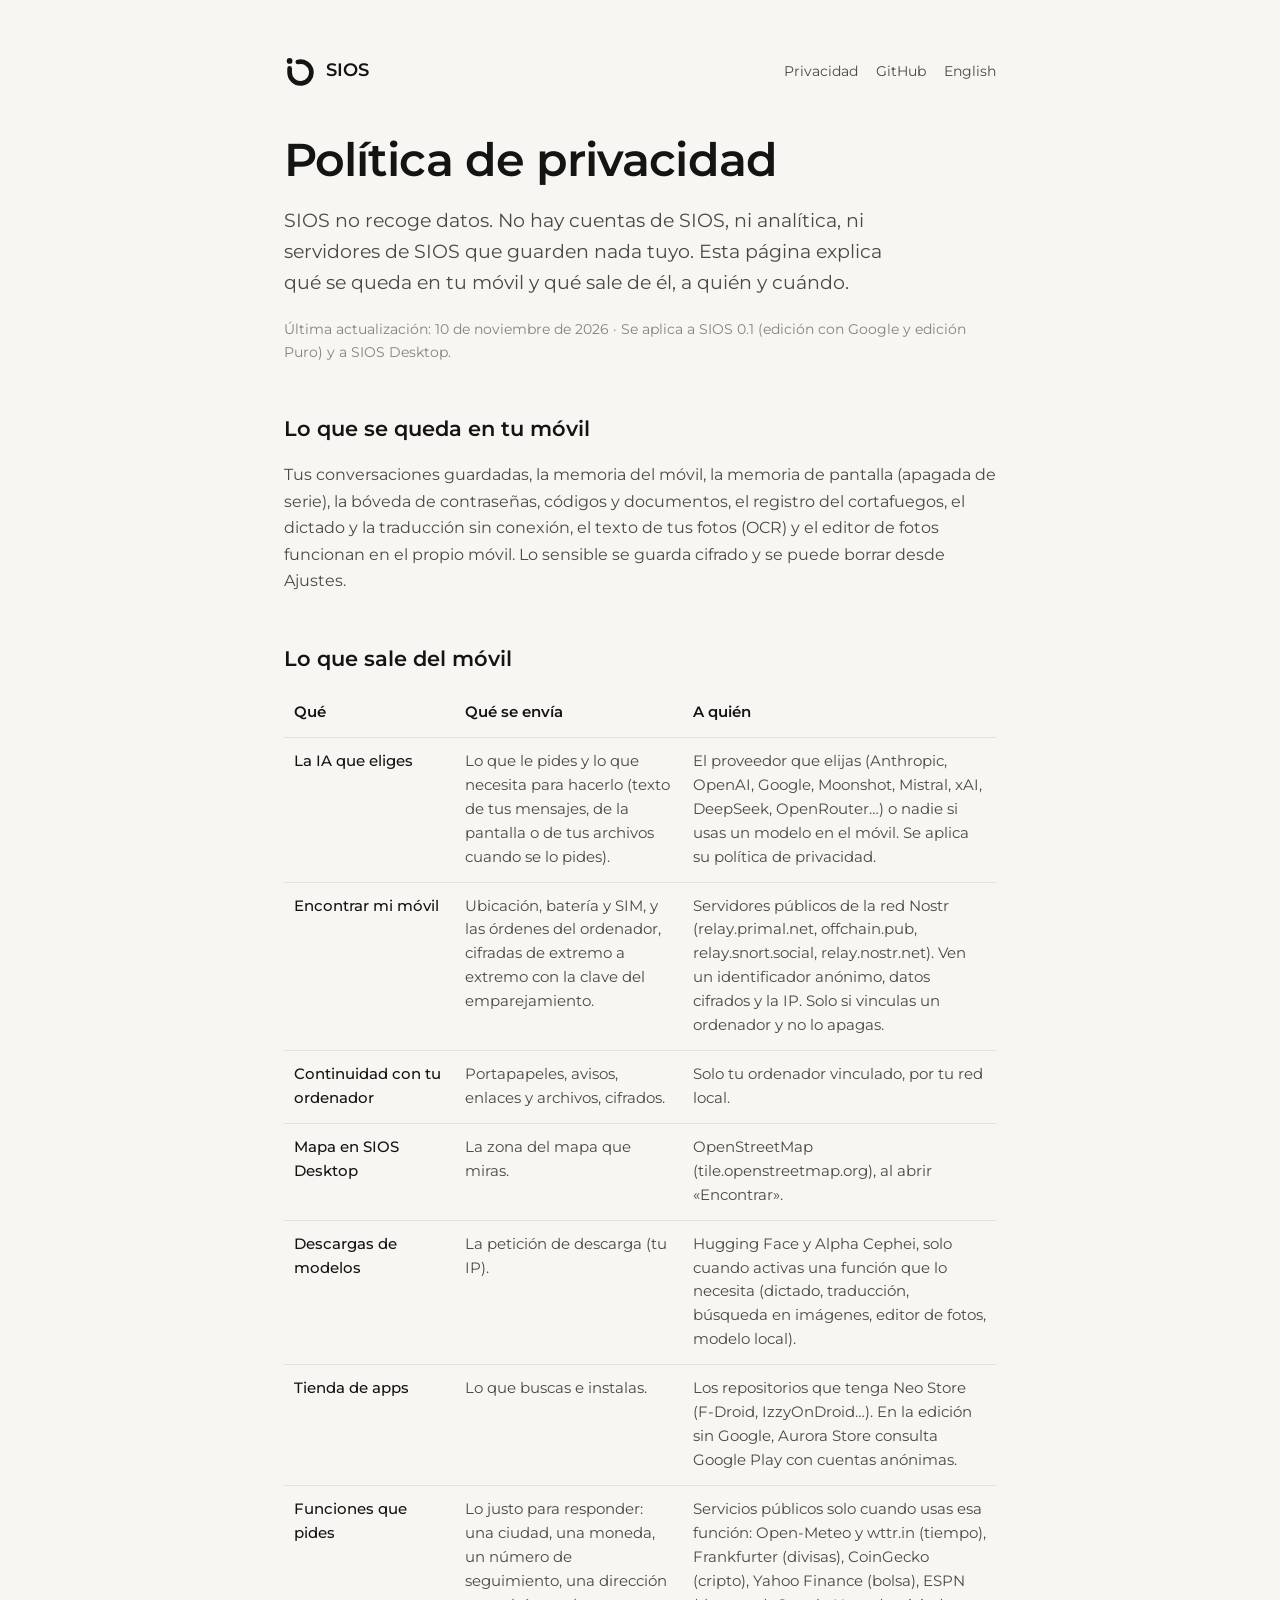
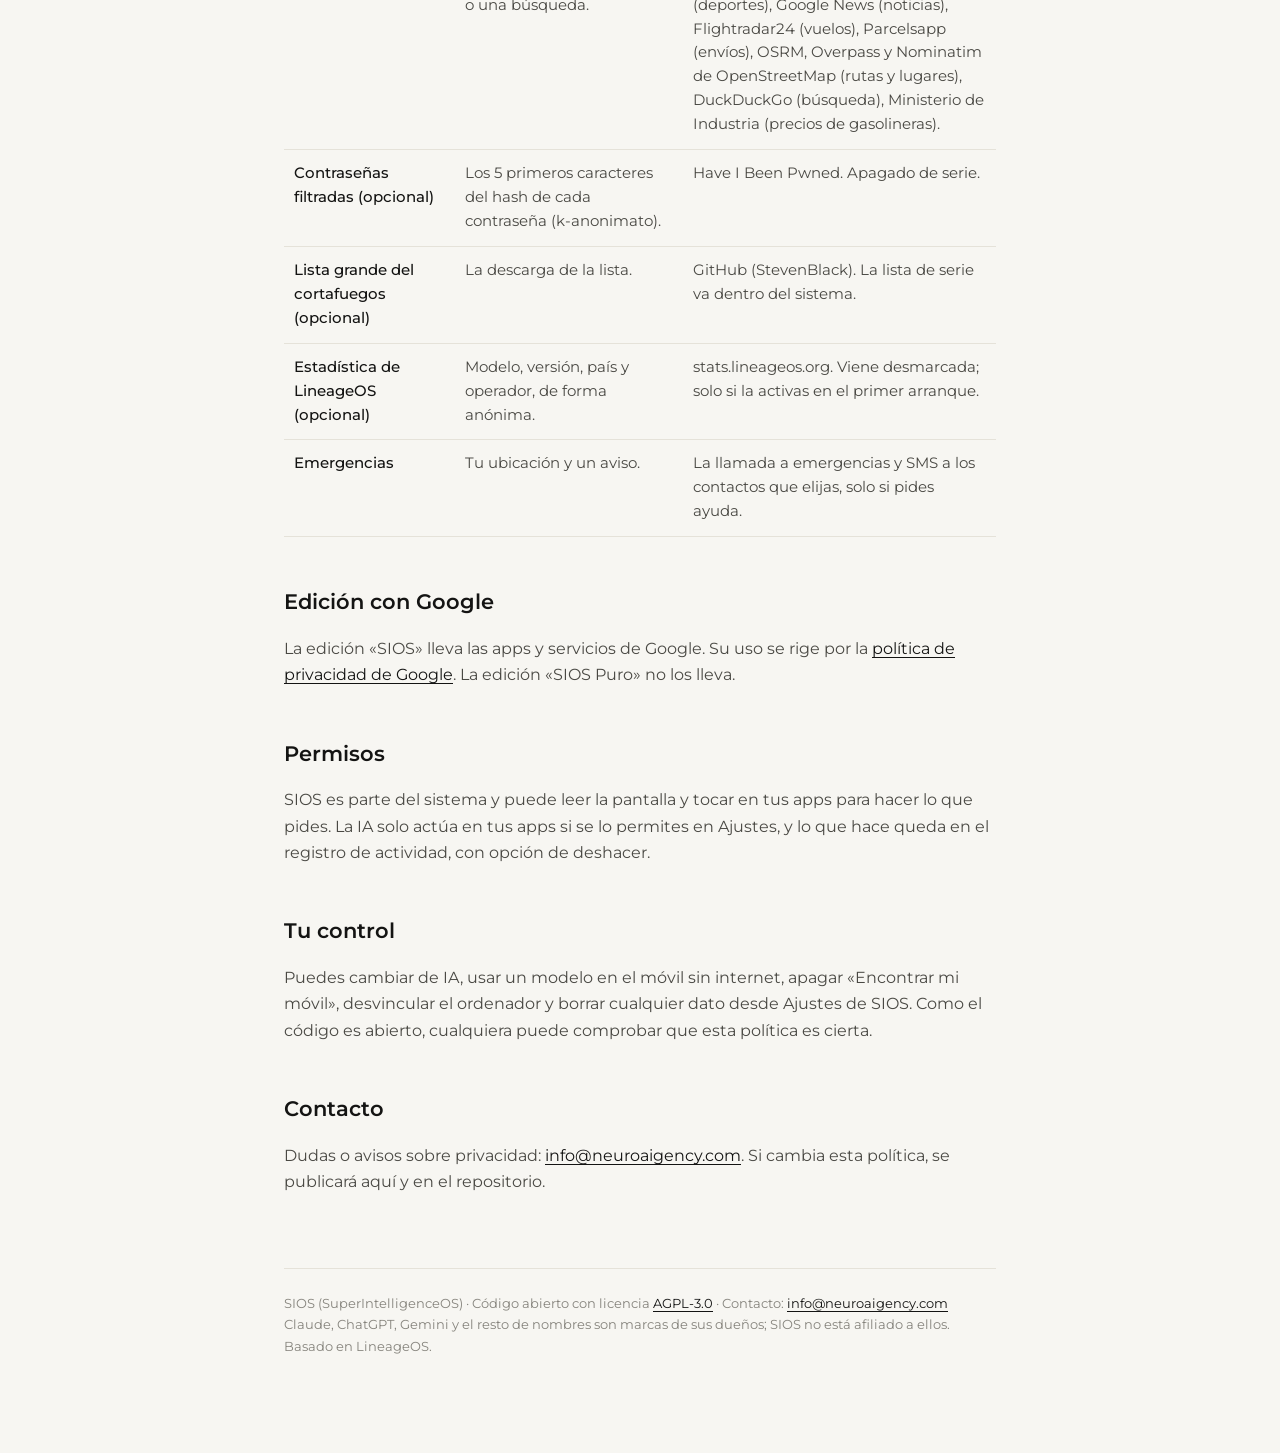
<file: privacidad.html>
<!doctype html>
<html lang="es">
<head>
<meta charset="utf-8">
<meta name="viewport" content="width=device-width, initial-scale=1">
<title>Política de privacidad · SIOS</title>
<meta name="description" content="Qué datos se quedan en el móvil y cuáles salen, a quién y cuándo.">
<link rel="stylesheet" href="estilo.css">
</head>
<body>
<main>
<header><a class="marca" href="./"><svg viewBox="8 12 80 80" aria-hidden="true"><path d="M44.984 27.861A29 29 0 1 1 23 56L23 45" fill="none" stroke="currentColor" stroke-width="12.5" stroke-linecap="round" stroke-linejoin="round"/><path d="M15.4 25.15a7.6 7.6 0 1 0 15.2 0a7.6 7.6 0 1 0-15.2 0Z" fill="currentColor"/></svg><span>SIOS</span></a><nav><a href="privacidad.html">Privacidad</a><a href="https://github.com/superintelligence-os/superintelligence-os">GitHub</a><a href="privacy.html">English</a></nav></header>
<h1>Política de privacidad</h1>
<p class="entradilla">SIOS no recoge datos. No hay cuentas de SIOS, ni analítica, ni servidores de SIOS que guarden nada tuyo. Esta página explica qué se queda en tu móvil y qué sale de él, a quién y cuándo.</p>
<p class="suave">Última actualización: 10 de noviembre de 2026 · Se aplica a SIOS 0.1 (edición con Google y edición Puro) y a SIOS Desktop.</p>
<h2>Lo que se queda en tu móvil</h2>
<p>Tus conversaciones guardadas, la memoria del móvil, la memoria de pantalla (apagada de serie), la bóveda de contraseñas, códigos y documentos, el registro del cortafuegos, el dictado y la traducción sin conexión, el texto de tus fotos (OCR) y el editor de fotos funcionan en el propio móvil. Lo sensible se guarda cifrado y se puede borrar desde Ajustes.</p>
<h2>Lo que sale del móvil</h2>
<div class="tabla"><table><thead><tr><th>Qué</th><th>Qué se envía</th><th>A quién</th></tr></thead><tbody>
<tr><td>La IA que eliges</td><td>Lo que le pides y lo que necesita para hacerlo (texto de tus mensajes, de la pantalla o de tus archivos cuando se lo pides).</td><td>El proveedor que elijas (Anthropic, OpenAI, Google, Moonshot, Mistral, xAI, DeepSeek, OpenRouter…) o nadie si usas un modelo en el móvil. Se aplica su política de privacidad.</td></tr><tr><td>Encontrar mi móvil</td><td>Ubicación, batería y SIM, y las órdenes del ordenador, cifradas de extremo a extremo con la clave del emparejamiento.</td><td>Servidores públicos de la red Nostr (relay.primal.net, offchain.pub, relay.snort.social, relay.nostr.net). Ven un identificador anónimo, datos cifrados y la IP. Solo si vinculas un ordenador y no lo apagas.</td></tr><tr><td>Continuidad con tu ordenador</td><td>Portapapeles, avisos, enlaces y archivos, cifrados.</td><td>Solo tu ordenador vinculado, por tu red local.</td></tr><tr><td>Mapa en SIOS Desktop</td><td>La zona del mapa que miras.</td><td>OpenStreetMap (tile.openstreetmap.org), al abrir «Encontrar».</td></tr><tr><td>Descargas de modelos</td><td>La petición de descarga (tu IP).</td><td>Hugging Face y Alpha Cephei, solo cuando activas una función que lo necesita (dictado, traducción, búsqueda en imágenes, editor de fotos, modelo local).</td></tr><tr><td>Tienda de apps</td><td>Lo que buscas e instalas.</td><td>Los repositorios que tenga Neo Store (F-Droid, IzzyOnDroid…). En la edición sin Google, Aurora Store consulta Google Play con cuentas anónimas.</td></tr><tr><td>Funciones que pides</td><td>Lo justo para responder: una ciudad, una moneda, un número de seguimiento, una dirección o una búsqueda.</td><td>Servicios públicos solo cuando usas esa función: Open-Meteo y wttr.in (tiempo), Frankfurter (divisas), CoinGecko (cripto), Yahoo Finance (bolsa), ESPN (deportes), Google News (noticias), Flightradar24 (vuelos), Parcelsapp (envíos), OSRM, Overpass y Nominatim de OpenStreetMap (rutas y lugares), DuckDuckGo (búsqueda), Ministerio de Industria (precios de gasolineras).</td></tr><tr><td>Contraseñas filtradas (opcional)</td><td>Los 5 primeros caracteres del hash de cada contraseña (k-anonimato).</td><td>Have I Been Pwned. Apagado de serie.</td></tr><tr><td>Lista grande del cortafuegos (opcional)</td><td>La descarga de la lista.</td><td>GitHub (StevenBlack). La lista de serie va dentro del sistema.</td></tr><tr><td>Estadística de LineageOS (opcional)</td><td>Modelo, versión, país y operador, de forma anónima.</td><td>stats.lineageos.org. Viene desmarcada; solo si la activas en el primer arranque.</td></tr><tr><td>Emergencias</td><td>Tu ubicación y un aviso.</td><td>La llamada a emergencias y SMS a los contactos que elijas, solo si pides ayuda.</td></tr>
</tbody></table></div>
<h2>Edición con Google</h2>
<p>La edición «SIOS» lleva las apps y servicios de Google. Su uso se rige por la <a href="https://policies.google.com/privacy">política de privacidad de Google</a>. La edición «SIOS Puro» no los lleva.</p>
<h2>Permisos</h2>
<p>SIOS es parte del sistema y puede leer la pantalla y tocar en tus apps para hacer lo que pides. La IA solo actúa en tus apps si se lo permites en Ajustes, y lo que hace queda en el registro de actividad, con opción de deshacer.</p>
<h2>Tu control</h2>
<p>Puedes cambiar de IA, usar un modelo en el móvil sin internet, apagar «Encontrar mi móvil», desvincular el ordenador y borrar cualquier dato desde Ajustes de SIOS. Como el código es abierto, cualquiera puede comprobar que esta política es cierta.</p>
<h2>Contacto</h2>
<p>Dudas o avisos sobre privacidad: <a href="mailto:info@neuroaigency.com">info@neuroaigency.com</a>. Si cambia esta política, se publicará aquí y en el repositorio.</p>
<footer>SIOS (SuperIntelligenceOS) · Código abierto con licencia <a href="https://github.com/superintelligence-os/superintelligence-os/blob/main/LICENSE">AGPL-3.0</a> · Contacto: <a href="mailto:info@neuroaigency.com">info@neuroaigency.com</a><br>Claude, ChatGPT, Gemini y el resto de nombres son marcas de sus dueños; SIOS no está afiliado a ellos. Basado en LineageOS.</footer>
</main>
</body>
</html>
</file>
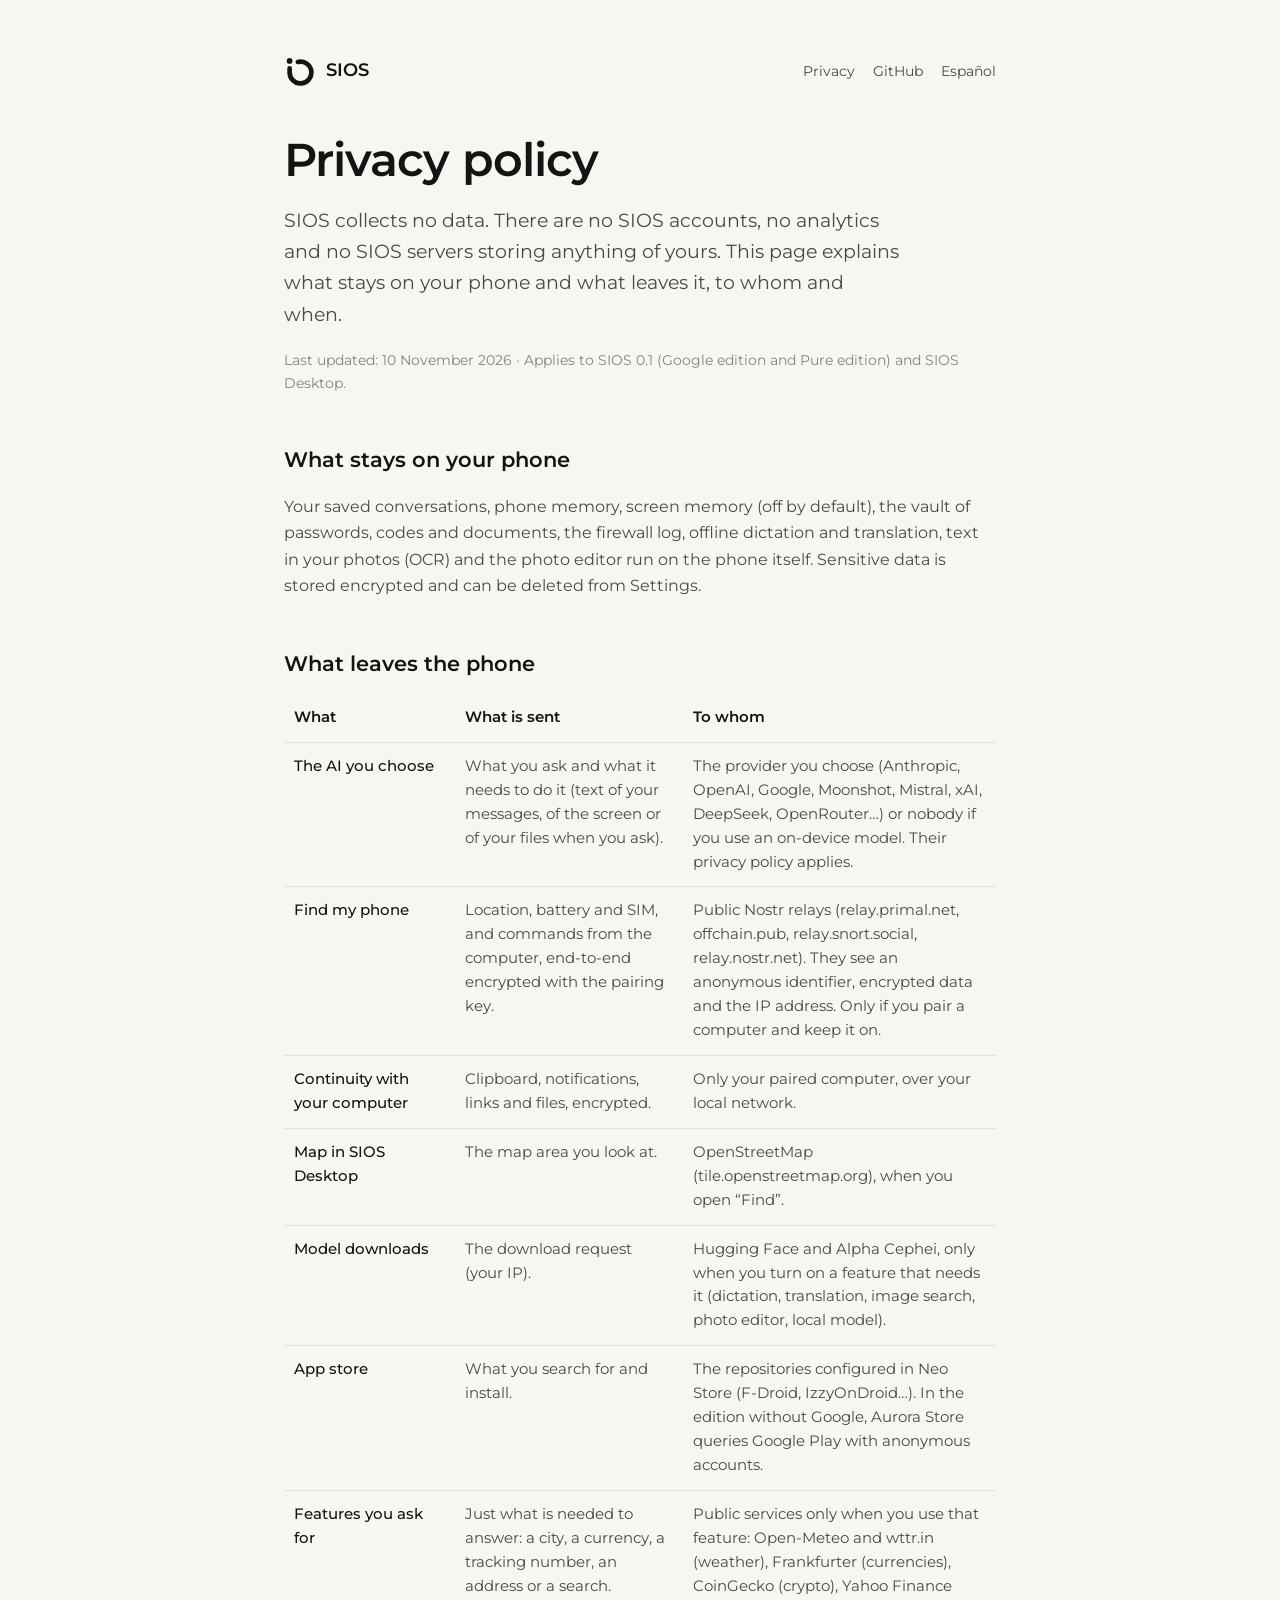
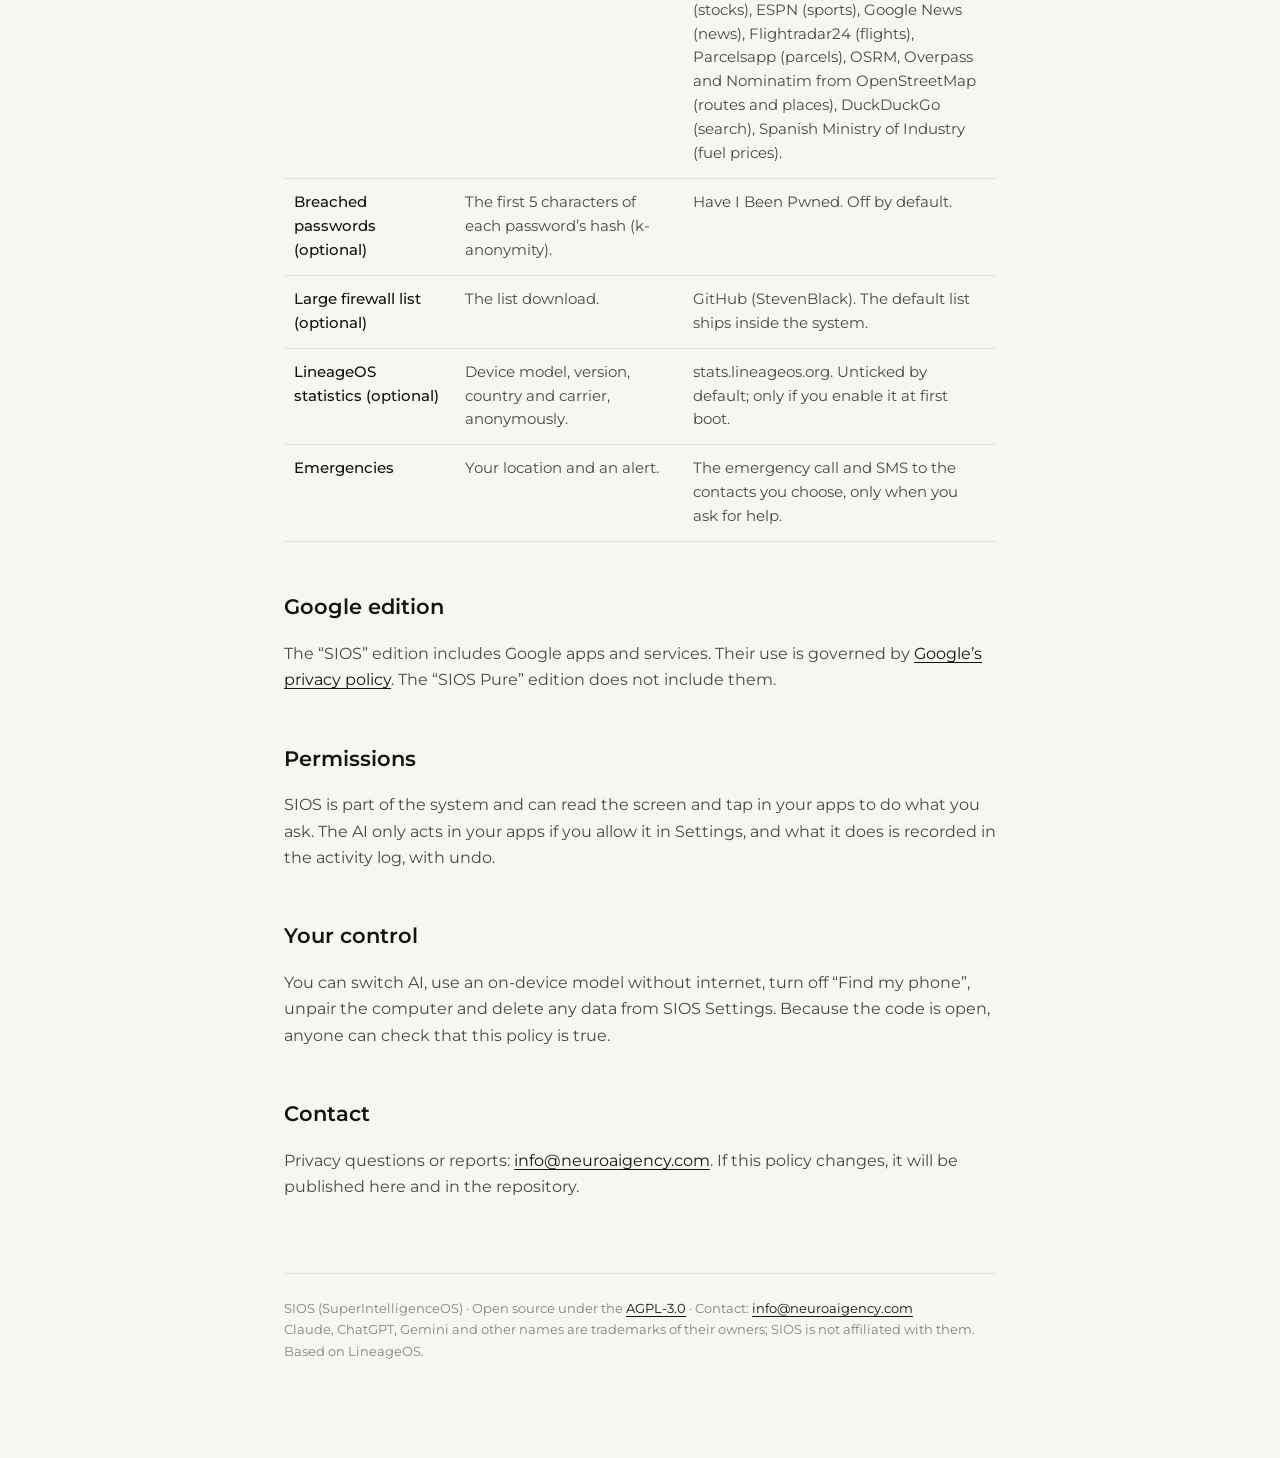
<file: privacy.html>
<!doctype html>
<html lang="en">
<head>
<meta charset="utf-8">
<meta name="viewport" content="width=device-width, initial-scale=1">
<title>Privacy policy · SIOS</title>
<meta name="description" content="What data stays on the phone and what leaves it, to whom and when.">
<link rel="stylesheet" href="estilo.css">
</head>
<body>
<main>
<header><a class="marca" href="./"><svg viewBox="8 12 80 80" aria-hidden="true"><path d="M44.984 27.861A29 29 0 1 1 23 56L23 45" fill="none" stroke="currentColor" stroke-width="12.5" stroke-linecap="round" stroke-linejoin="round"/><path d="M15.4 25.15a7.6 7.6 0 1 0 15.2 0a7.6 7.6 0 1 0-15.2 0Z" fill="currentColor"/></svg><span>SIOS</span></a><nav><a href="privacy.html">Privacy</a><a href="https://github.com/superintelligence-os/superintelligence-os">GitHub</a><a href="privacidad.html">Español</a></nav></header>
<h1>Privacy policy</h1>
<p class="entradilla">SIOS collects no data. There are no SIOS accounts, no analytics and no SIOS servers storing anything of yours. This page explains what stays on your phone and what leaves it, to whom and when.</p>
<p class="suave">Last updated: 10 November 2026 · Applies to SIOS 0.1 (Google edition and Pure edition) and SIOS Desktop.</p>
<h2>What stays on your phone</h2>
<p>Your saved conversations, phone memory, screen memory (off by default), the vault of passwords, codes and documents, the firewall log, offline dictation and translation, text in your photos (OCR) and the photo editor run on the phone itself. Sensitive data is stored encrypted and can be deleted from Settings.</p>
<h2>What leaves the phone</h2>
<div class="tabla"><table><thead><tr><th>What</th><th>What is sent</th><th>To whom</th></tr></thead><tbody>
<tr><td>The AI you choose</td><td>What you ask and what it needs to do it (text of your messages, of the screen or of your files when you ask).</td><td>The provider you choose (Anthropic, OpenAI, Google, Moonshot, Mistral, xAI, DeepSeek, OpenRouter…) or nobody if you use an on-device model. Their privacy policy applies.</td></tr><tr><td>Find my phone</td><td>Location, battery and SIM, and commands from the computer, end-to-end encrypted with the pairing key.</td><td>Public Nostr relays (relay.primal.net, offchain.pub, relay.snort.social, relay.nostr.net). They see an anonymous identifier, encrypted data and the IP address. Only if you pair a computer and keep it on.</td></tr><tr><td>Continuity with your computer</td><td>Clipboard, notifications, links and files, encrypted.</td><td>Only your paired computer, over your local network.</td></tr><tr><td>Map in SIOS Desktop</td><td>The map area you look at.</td><td>OpenStreetMap (tile.openstreetmap.org), when you open “Find”.</td></tr><tr><td>Model downloads</td><td>The download request (your IP).</td><td>Hugging Face and Alpha Cephei, only when you turn on a feature that needs it (dictation, translation, image search, photo editor, local model).</td></tr><tr><td>App store</td><td>What you search for and install.</td><td>The repositories configured in Neo Store (F-Droid, IzzyOnDroid…). In the edition without Google, Aurora Store queries Google Play with anonymous accounts.</td></tr><tr><td>Features you ask for</td><td>Just what is needed to answer: a city, a currency, a tracking number, an address or a search.</td><td>Public services only when you use that feature: Open-Meteo and wttr.in (weather), Frankfurter (currencies), CoinGecko (crypto), Yahoo Finance (stocks), ESPN (sports), Google News (news), Flightradar24 (flights), Parcelsapp (parcels), OSRM, Overpass and Nominatim from OpenStreetMap (routes and places), DuckDuckGo (search), Spanish Ministry of Industry (fuel prices).</td></tr><tr><td>Breached passwords (optional)</td><td>The first 5 characters of each password’s hash (k-anonymity).</td><td>Have I Been Pwned. Off by default.</td></tr><tr><td>Large firewall list (optional)</td><td>The list download.</td><td>GitHub (StevenBlack). The default list ships inside the system.</td></tr><tr><td>LineageOS statistics (optional)</td><td>Device model, version, country and carrier, anonymously.</td><td>stats.lineageos.org. Unticked by default; only if you enable it at first boot.</td></tr><tr><td>Emergencies</td><td>Your location and an alert.</td><td>The emergency call and SMS to the contacts you choose, only when you ask for help.</td></tr>
</tbody></table></div>
<h2>Google edition</h2>
<p>The “SIOS” edition includes Google apps and services. Their use is governed by <a href="https://policies.google.com/privacy">Google’s privacy policy</a>. The “SIOS Pure” edition does not include them.</p>
<h2>Permissions</h2>
<p>SIOS is part of the system and can read the screen and tap in your apps to do what you ask. The AI only acts in your apps if you allow it in Settings, and what it does is recorded in the activity log, with undo.</p>
<h2>Your control</h2>
<p>You can switch AI, use an on-device model without internet, turn off “Find my phone”, unpair the computer and delete any data from SIOS Settings. Because the code is open, anyone can check that this policy is true.</p>
<h2>Contact</h2>
<p>Privacy questions or reports: <a href="mailto:info@neuroaigency.com">info@neuroaigency.com</a>. If this policy changes, it will be published here and in the repository.</p>
<footer>SIOS (SuperIntelligenceOS) · Open source under the <a href="https://github.com/superintelligence-os/superintelligence-os/blob/main/LICENSE">AGPL-3.0</a> · Contact: <a href="mailto:info@neuroaigency.com">info@neuroaigency.com</a><br>Claude, ChatGPT, Gemini and other names are trademarks of their owners; SIOS is not affiliated with them. Based on LineageOS.</footer>
</main>
</body>
</html>
</file>
<file: web/portada.css>
@property --r { syntax: '<percentage>'; inherits: false; initial-value: 130%; }
@font-face { font-family: "Montserrat"; src: url("../montserrat.ttf") format("truetype"); font-weight: 100 900; font-display: swap; }
:root {
  --grafito: #141413; --pizarra: #1C1C1A; --linea: #2A2A27; --hueso: #F4F1EA; --piedra: #ABA89F; --ceniza: #6F6D66;
  --ia: #F4F1EA; --ia-2: #141413;
  --muelle: cubic-bezier(.34, 1.56, .64, 1); --suave: cubic-bezier(.2, .8, .2, 1);
  color-scheme: dark;
}
* { box-sizing: border-box; }
html { -webkit-text-size-adjust: 100%; scroll-behavior: smooth; }
body { margin: 0; background: var(--grafito); color: var(--hueso); font: 400 18px/1.6 "Montserrat", system-ui, sans-serif; -webkit-font-smoothing: antialiased; }
a { color: inherit; }
:focus-visible { outline: 2px solid var(--hueso); outline-offset: 3px; border-radius: 8px; }
.ancho { width: min(1180px, 100% - 48px); margin-inline: auto; }

/* Cabecera */
.cabecera { display: flex; align-items: center; justify-content: space-between; padding: 28px 0; }
.marca { display: inline-flex; align-items: center; gap: 12px; font-weight: 600; font-size: 19px; text-decoration: none; letter-spacing: .01em; }
.marca svg { width: 30px; height: 30px; }
.cabecera nav { display: flex; gap: 26px; font-size: 15px; }
.cabecera nav a { color: var(--piedra); text-decoration: none; transition: color .2s; }
.cabecera nav a:hover { color: var(--hueso); }

/* Portada */
.portada { display: grid; grid-template-columns: minmax(0, 1.15fr) minmax(0, .85fr); gap: 56px; align-items: center; padding: 48px 0 96px; }
.titular { font-size: clamp(54px, 7.6vw, 112px); line-height: .95; font-weight: 650; letter-spacing: -.045em; margin: 0 0 28px; }
.titular span { display: block; }
.entrada { font-size: 21px; line-height: 1.55; color: var(--piedra); max-width: 34ch; margin: 0 0 36px; }
.elige { margin: 0 0 14px; font-size: 15px; color: var(--ceniza); }
.ias { display: flex; flex-wrap: wrap; gap: 8px; margin: 0 0 40px; }
.ias button { appearance: none; font: 500 15px "Montserrat", sans-serif; color: var(--piedra); background: transparent; border: 1px solid var(--linea); border-radius: 999px; padding: 9px 16px 9px 12px; display: inline-flex; align-items: center; gap: 8px; cursor: pointer; transition: color .25s, border-color .25s, background-color .25s, transform .35s var(--muelle); }
.ias button i { width: 9px; height: 9px; border-radius: 50%; background: var(--c); transition: transform .45s var(--muelle); }
.ias button:hover { color: var(--hueso); border-color: #3A3A36; }
.ias button:active { transform: scale(.95); }
.ias button[aria-pressed="true"] { color: var(--grafito); background: var(--hueso); border-color: var(--hueso); }
.ias button[aria-pressed="true"] i { transform: scale(1.25); }
.acciones { display: flex; flex-wrap: wrap; gap: 12px; }
.boton { display: inline-flex; align-items: center; height: 52px; padding: 0 24px; border-radius: 16px; font-weight: 600; font-size: 16px; text-decoration: none; transition: transform .35s var(--muelle), background-color .2s; }
.boton.lleno { background: var(--hueso); color: var(--grafito); }
.boton.borde { border: 1px solid var(--linea); color: var(--hueso); }
.boton.borde:hover { background: var(--pizarra); }
.boton:active { transform: scale(.97); }

/* El móvil */
.escena { position: relative; display: grid; place-items: center; }
.halo { position: absolute; width: 120%; aspect-ratio: 1; border-radius: 50%; background: radial-gradient(closest-side, color-mix(in srgb, var(--ia) 22%, transparent), transparent 70%); transition: background .9s var(--suave); pointer-events: none; }
.movil { position: relative; width: min(340px, 100%); aspect-ratio: 9 / 19.2; border-radius: 52px; background: #0C0C0B; padding: 12px; box-shadow: inset 0 0 0 1.5px #34342F, 0 50px 120px -30px rgba(0,0,0,.8); }
.pantalla { position: relative; height: 100%; border-radius: 41px; background: var(--grafito); overflow: hidden; display: flex; flex-direction: column; padding: 18px 18px 16px; }
.estado { display: flex; justify-content: space-between; font-size: 12px; font-weight: 600; color: var(--hueso); padding: 0 10px; }
.isla { position: absolute; top: 14px; left: 50%; width: 92px; height: 26px; margin-left: -46px; border-radius: 20px; background: #000; }
.hora { margin: 30px 8px 0; font-size: 54px; font-weight: 300; letter-spacing: -.04em; line-height: 1; }
.fecha { margin: 6px 8px 0; font-size: 13px; color: var(--piedra); }
.anillo { position: absolute; top: 37%; left: 50%; width: 132px; height: 132px; margin: -66px 0 0 -66px; transition: opacity .6s var(--suave), transform .9s var(--muelle); }
.anillo .trazo { fill: none; stroke: var(--ia); stroke-width: 12.5; stroke-linecap: round; stroke-dasharray: 260; stroke-dashoffset: 260; transition: stroke .7s var(--suave); }
.anillo .punto { fill: var(--ia); transform-origin: 23px 25px; transform: scale(0); transition: fill .7s var(--suave); }
.charla { margin-top: auto; display: flex; flex-direction: column; gap: 10px; padding: 0 4px 12px; }
.burbuja { align-self: flex-end; max-width: 86%; background: var(--hueso); color: var(--grafito); font-size: 13.5px; line-height: 1.45; font-weight: 500; padding: 10px 14px; border-radius: 18px 18px 6px 18px; opacity: 0; transform: translateY(10px) scale(.96); transform-origin: right bottom; }
.paso { display: flex; align-items: center; gap: 10px; font-size: 13px; color: var(--piedra); opacity: 0; transform: translateY(8px); }
.paso b { color: var(--hueso); font-weight: 600; }
.paso .marca-paso { flex: none; width: 18px; height: 18px; border-radius: 50%; border: 2px solid var(--linea); border-top-color: var(--ia); animation: girar .8s linear infinite; }
.paso.hecho .marca-paso { animation: none; border-color: var(--ia); background: var(--ia); position: relative; }
.paso.hecho .marca-paso::after { content: ""; position: absolute; left: 4.5px; top: 2px; width: 4px; height: 8px; border: solid var(--ia-2); border-width: 0 2px 2px 0; transform: rotate(45deg); }
.barra { display: flex; align-items: center; gap: 10px; height: 46px; border-radius: 23px; background: var(--pizarra); padding: 0 8px 0 16px; font-size: 13.5px; color: var(--piedra); }
.barra .bola { margin-left: auto; width: 32px; height: 32px; border-radius: 50%; background: var(--ia); transition: background .7s var(--suave); }
.visto { opacity: 1 !important; transform: none !important; transition: opacity .45s var(--suave), transform .6s var(--muelle); }
@keyframes girar { to { transform: rotate(360deg); } }

/* Secciones */
section { padding: 120px 0; border-top: 1px solid var(--linea); }
.seccion-titulo { font-size: clamp(40px, 5.2vw, 72px); line-height: 1; font-weight: 650; letter-spacing: -.04em; margin: 0 0 24px; max-width: 16ch; }
.seccion-entrada { font-size: 20px; color: var(--piedra); max-width: 46ch; margin: 0 0 64px; }

/* Ejemplos */
.ejemplos { display: grid; grid-template-columns: repeat(3, minmax(0, 1fr)); gap: 0 48px; }
.ejemplo { padding: 28px 0; border-top: 1px solid var(--linea); }
.ejemplo q { display: block; font-size: 22px; line-height: 1.35; font-weight: 600; letter-spacing: -.01em; quotes: "«" "»"; margin-bottom: 14px; }
.ejemplo p { margin: 0; color: var(--piedra); font-size: 16px; }

/* Privacidad */
.privacidad { display: grid; grid-template-columns: repeat(2, minmax(0, 1fr)); gap: 24px; }
.caja { border-radius: 28px; padding: 36px; }
.caja.queda { background: var(--hueso); color: var(--grafito); }
.caja.sale { border: 1px solid var(--linea); }
.caja h3 { margin: 0 0 20px; font-size: 26px; letter-spacing: -.02em; }
.caja ul { list-style: none; margin: 0; padding: 0; }
.caja li { padding: 12px 0; border-top: 1px solid currentColor; border-color: color-mix(in srgb, currentColor 14%, transparent); font-size: 16px; }
.caja li span { display: block; font-size: 14px; opacity: .65; }
.nota { margin-top: 28px; color: var(--piedra); font-size: 16px; }

/* Índice de funciones */
.grupo { display: grid; grid-template-columns: minmax(0, 1fr) minmax(0, 2fr); gap: 48px; padding: 44px 0; border-top: 1px solid var(--linea); }
.grupo:first-of-type { border-top: 0; padding-top: 0; }
.grupo h3 { margin: 0; font-size: 30px; letter-spacing: -.025em; line-height: 1.1; position: sticky; top: 28px; align-self: start; }
.grupo dl { margin: 0; display: grid; grid-template-columns: minmax(0, 1fr) minmax(0, 1fr); gap: 28px 40px; }
.grupo dt { font-weight: 600; font-size: 17px; margin-bottom: 4px; }
.grupo dd { margin: 0; color: var(--piedra); font-size: 15.5px; line-height: 1.55; }

/* Ediciones */
.ediciones { display: grid; grid-template-columns: repeat(2, minmax(0, 1fr)); gap: 24px; }
.edicion { border: 1px solid var(--linea); border-radius: 28px; padding: 40px; }
.edicion h3 { margin: 0 0 8px; font-size: 34px; letter-spacing: -.03em; }
.edicion .para { margin: 0 0 24px; color: var(--piedra); }
.edicion ul { margin: 0; padding-left: 20px; color: var(--piedra); font-size: 16px; }
.edicion li + li { margin-top: 8px; }

/* Instalar */
.pasos { list-style: none; margin: 0; padding: 0; display: grid; grid-template-columns: repeat(3, minmax(0, 1fr)); gap: 48px; counter-reset: paso; }
.pasos li { counter-increment: paso; }
.pasos li::before { content: counter(paso); display: block; font-size: 88px; font-weight: 250; line-height: 1; letter-spacing: -.05em; color: var(--ceniza); margin-bottom: 18px; }
.pasos h3 { margin: 0 0 8px; font-size: 22px; letter-spacing: -.015em; }
.pasos p { margin: 0; color: var(--piedra); font-size: 16px; }
.descargas { margin-top: 48px; }
.descargas p { margin-top: 16px; color: var(--piedra); font-size: 15px; max-width: 560px; }
.estado-version { margin-top: 56px; padding: 24px 28px; border-radius: 20px; background: var(--pizarra); color: var(--piedra); font-size: 16px; max-width: 760px; }
.estado-version b { color: var(--hueso); }

/* Código abierto y pie */
.abierto { display: flex; flex-wrap: wrap; align-items: end; justify-content: space-between; gap: 40px; }
.abierto .seccion-entrada { margin-bottom: 0; }
.pie { padding: 40px 0 56px; color: var(--ceniza); font-size: 14px; border-top: 1px solid var(--linea); display: flex; flex-wrap: wrap; justify-content: space-between; gap: 16px; }
.pie a { color: var(--piedra); }

@media (max-width: 960px) {
  .portada { grid-template-columns: 1fr; gap: 64px; padding-top: 24px; }
  .escena { order: -1; }
  .ejemplos, .pasos { grid-template-columns: 1fr; gap: 0 0; }
  .pasos { gap: 40px; }
  .privacidad, .ediciones { grid-template-columns: 1fr; }
  .grupo { grid-template-columns: 1fr; gap: 24px; }
  .grupo h3 { position: static; }
}
@media (max-width: 600px) {
  body { font-size: 17px; }
  .ancho { width: min(1180px, 100% - 36px); }
  .cabecera nav { gap: 16px; font-size: 14px; }
  .cabecera nav .opcional { display: none; }
  section { padding: 88px 0; }
  .grupo dl { grid-template-columns: 1fr; gap: 22px; }
  .caja, .edicion { padding: 28px; }
  .movil { width: min(250px, 72vw); border-radius: 42px; padding: 10px; }
  .pantalla { border-radius: 33px; padding: 14px 14px 12px; }
  .hora { font-size: 44px; margin-top: 24px; }
  .anillo { width: 104px; height: 104px; margin: -52px 0 0 -52px; }
  .burbuja { font-size: 12px; }
  .paso { font-size: 11.5px; }
  .barra { height: 40px; font-size: 12px; }
  .barra .bola { width: 28px; height: 28px; }
  .portada { gap: 40px; padding-bottom: 72px; }
}
@media (prefers-reduced-motion: reduce) {
  *, *::before, *::after { transition: none !important; animation: none !important; }
  .anillo .trazo { stroke-dashoffset: 0; } .anillo .punto { transform: none; }
  .burbuja, .paso { opacity: 1; transform: none; }
}

/* Arranque: la animación del sistema, a pantalla completa, antes de la portada */
.arranque { position: fixed; inset: 0; z-index: 50; background: #141413; display: grid; place-items: center; }
.arranque video { width: min(78vmin, 640px); aspect-ratio: 1; transform-origin: 0 0; transform-origin: center; --r: 130%; -webkit-mask-image: linear-gradient(to right, transparent, #000 12%, #000 88%, transparent), linear-gradient(to bottom, transparent, #000 9%, #000 93%, transparent), radial-gradient(circle at 50% 48.1%, #000 calc(var(--r) * .78), transparent var(--r)); -webkit-mask-composite: source-in; mask-image: linear-gradient(to right, transparent, #000 12%, #000 88%, transparent), linear-gradient(to bottom, transparent, #000 9%, #000 93%, transparent), radial-gradient(circle at 50% 48.1%, #000 calc(var(--r) * .78), transparent var(--r)); mask-composite: intersect; }
.saltar { position: absolute; right: 24px; bottom: 24px; appearance: none; background: transparent; border: 1px solid #2A2A27; color: #ABA89F; font: 500 14px "Montserrat", sans-serif; border-radius: 999px; padding: 8px 16px; cursor: pointer; transition: color .2s, border-color .2s; }
.saltar:hover { color: #F4F1EA; border-color: #3A3A36; }
body.arrancando { overflow: hidden; }

/* El anillo del móvil: dibujado al llegar el logo; se aparta cuando el agente trabaja */
.anillo.dibujado .trazo { stroke-dashoffset: 0; transition: stroke-dashoffset 1.2s cubic-bezier(.65,0,.2,1), stroke .7s var(--suave); }
.anillo.dibujado .punto { transform: scale(1); transition: transform .7s var(--muelle), fill .7s var(--suave); }
.anillo.sin-transicion .trazo, .anillo.sin-transicion .punto { transition: stroke .7s var(--suave), fill .7s var(--suave); }
.anillo.apartado { transform: translateY(-26px) scale(.6); }

/* Aparecer al bajar */
.revela { opacity: 0; transform: translateY(26px); transition: opacity .7s var(--suave), transform .9s var(--muelle); }
.revela.visto { opacity: 1; transform: none; }
.enlaces-pie { display: flex; flex-wrap: wrap; gap: 22px; }
.pie p { margin: 0; max-width: 60ch; }
</file>
<file: estilo.css>
@font-face { font-family: "Montserrat"; src: url("montserrat.ttf") format("truetype"); font-weight: 100 900; font-display: swap; }
:root { color-scheme: dark; --fondo: #121211; --superficie: #1c1c1b; --borde: #2a2a28; --texto: #F4F1EA; --texto-2: #BAB7AE; --texto-3: #7E7C75; }
@media (prefers-color-scheme: light) { :root { color-scheme: light; --fondo: #F7F6F2; --superficie: #FFFFFF; --borde: #E5E2D9; --texto: #141413; --texto-2: #4A4944; --texto-3: #85837C; } }
* { box-sizing: border-box; }
html { -webkit-text-size-adjust: 100%; }
body { margin: 0; background: var(--fondo); color: var(--texto); font: 400 16px/1.65 "Montserrat", system-ui, sans-serif; }
main { max-width: 760px; margin: 0 auto; padding: 56px 24px 96px; }
header { display: flex; align-items: center; justify-content: space-between; gap: 16px; margin-bottom: 48px; }
.marca { display: flex; align-items: center; gap: 12px; font-weight: 600; font-size: 18px; color: var(--texto); text-decoration: none; }
.marca svg { width: 30px; height: 30px; }
nav a { color: var(--texto-2); text-decoration: none; font-size: 14px; margin-left: 18px; transition: color .2s; }
nav a:hover { color: var(--texto); }
h1 { font-size: clamp(32px, 6vw, 46px); line-height: 1.12; font-weight: 600; letter-spacing: -.02em; margin: 0 0 16px; }
h2 { font-size: 21px; font-weight: 600; margin: 48px 0 12px; }
h3 { font-size: 16px; font-weight: 600; margin: 24px 0 6px; }
p, li { color: var(--texto-2); }
.entradilla { font-size: 19px; color: var(--texto-2); max-width: 620px; }
.suave { color: var(--texto-3); font-size: 14px; }
a { color: var(--texto); text-underline-offset: 3px; }
.tarjeta { background: var(--superficie); border: 1px solid var(--borde); border-radius: 18px; padding: 20px 22px; margin: 16px 0; }
table { width: 100%; border-collapse: collapse; font-size: 14.5px; }
th, td { text-align: left; padding: 12px 10px; border-bottom: 1px solid var(--borde); vertical-align: top; }
th { color: var(--texto); font-weight: 600; }
td { color: var(--texto-2); }
td:first-child { color: var(--texto); font-weight: 500; width: 24%; }
td:nth-child(2) { width: 32%; }
.tabla { overflow-x: auto; }
.botones { display: flex; flex-wrap: wrap; gap: 12px; margin: 28px 0; }
.boton { display: inline-flex; align-items: center; height: 46px; padding: 0 20px; border-radius: 14px; background: var(--texto); color: var(--fondo); font-weight: 600; text-decoration: none; transition: transform .25s cubic-bezier(.34,1.56,.64,1); }
.boton.sec { background: var(--superficie); color: var(--texto); border: 1px solid var(--borde); }
.boton:active { transform: scale(.97); }
.rejilla { display: grid; grid-template-columns: repeat(2, minmax(0, 1fr)); gap: 14px; margin: 24px 0; }
.rejilla .tarjeta { margin: 0; }
.rejilla b { display: block; color: var(--texto); margin-bottom: 4px; }
footer { margin-top: 72px; padding-top: 24px; border-top: 1px solid var(--borde); color: var(--texto-3); font-size: 13px; }
@media (max-width: 560px) {
  main { padding-top: 36px; }
  .rejilla { grid-template-columns: 1fr; }
  nav a { margin-left: 12px; }
  thead { display: none; }
  table, tbody, tr, td { display: block; width: auto !important; }
  tr { background: var(--superficie); border: 1px solid var(--borde); border-radius: 16px; padding: 14px 16px; margin: 12px 0; }
  td { border: 0; padding: 4px 0; }
  td:first-child { font-size: 15.5px; margin-bottom: 2px; }
}
</file>
